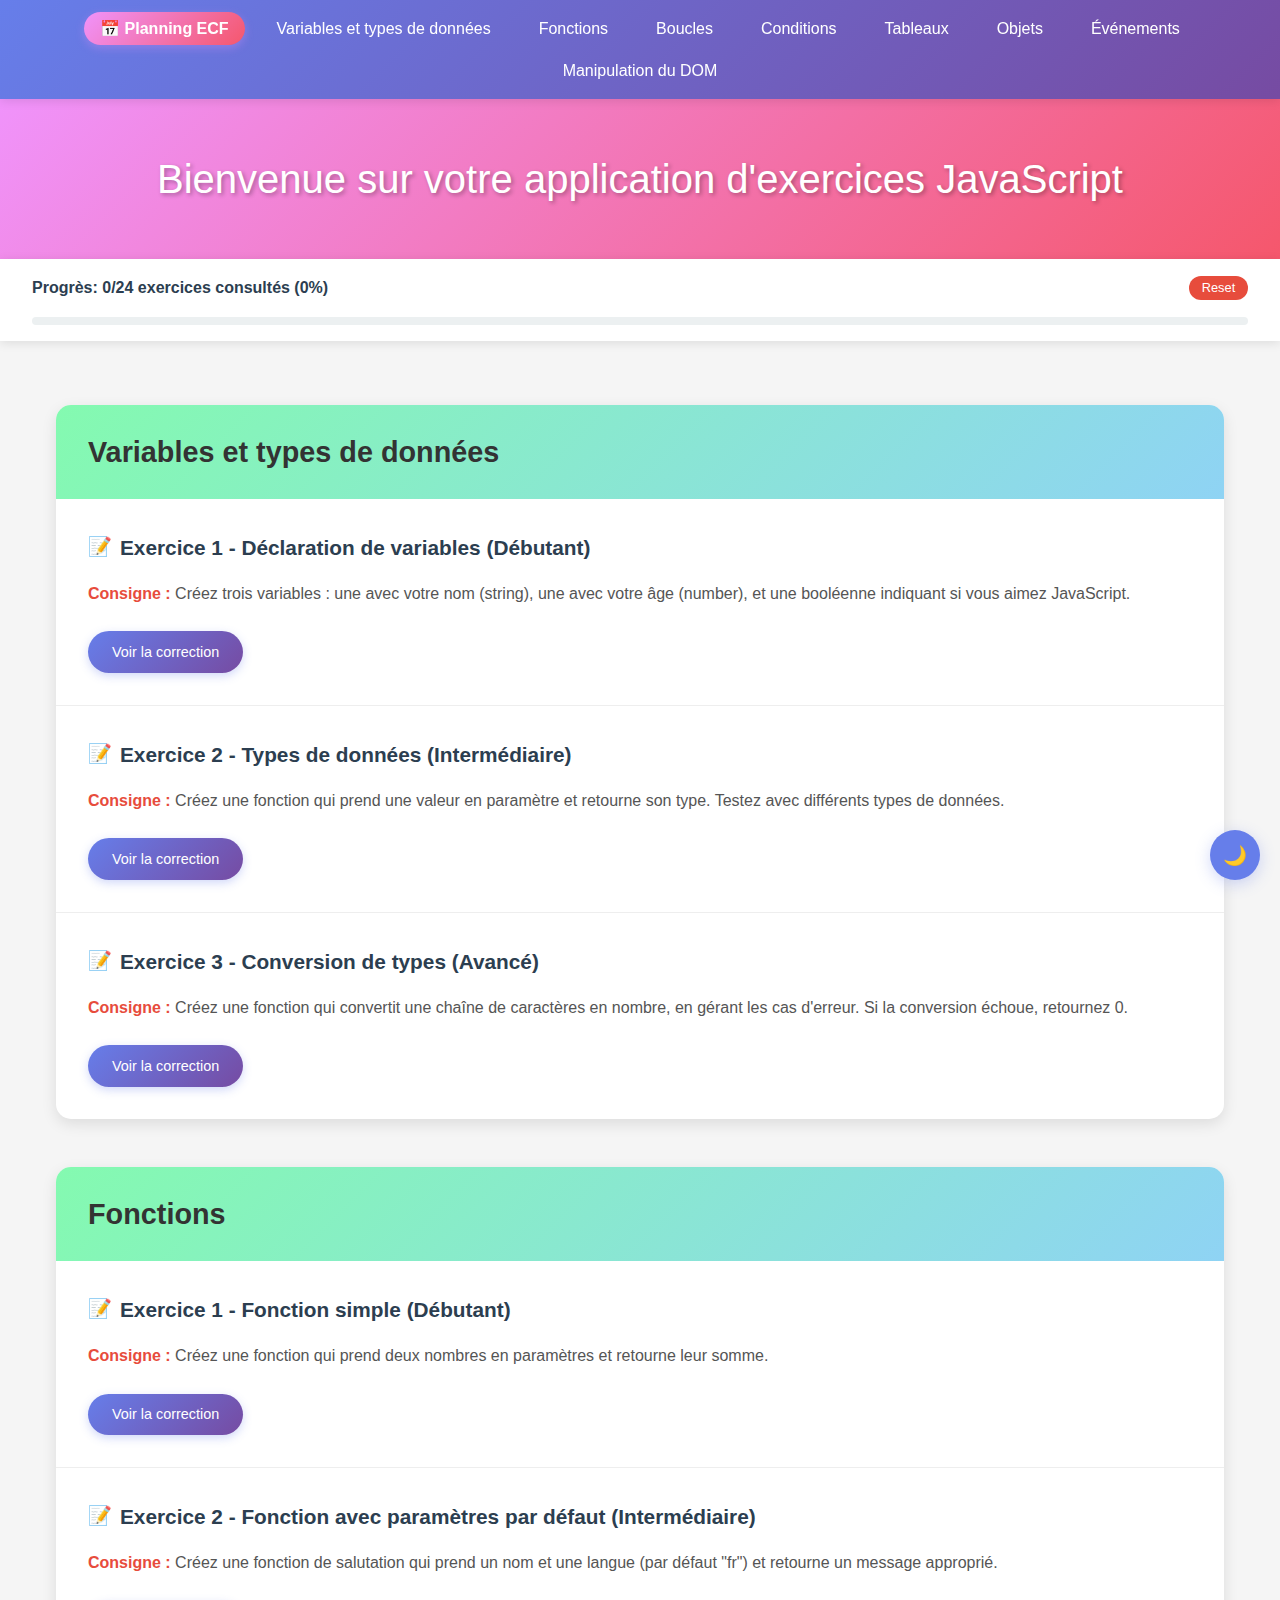
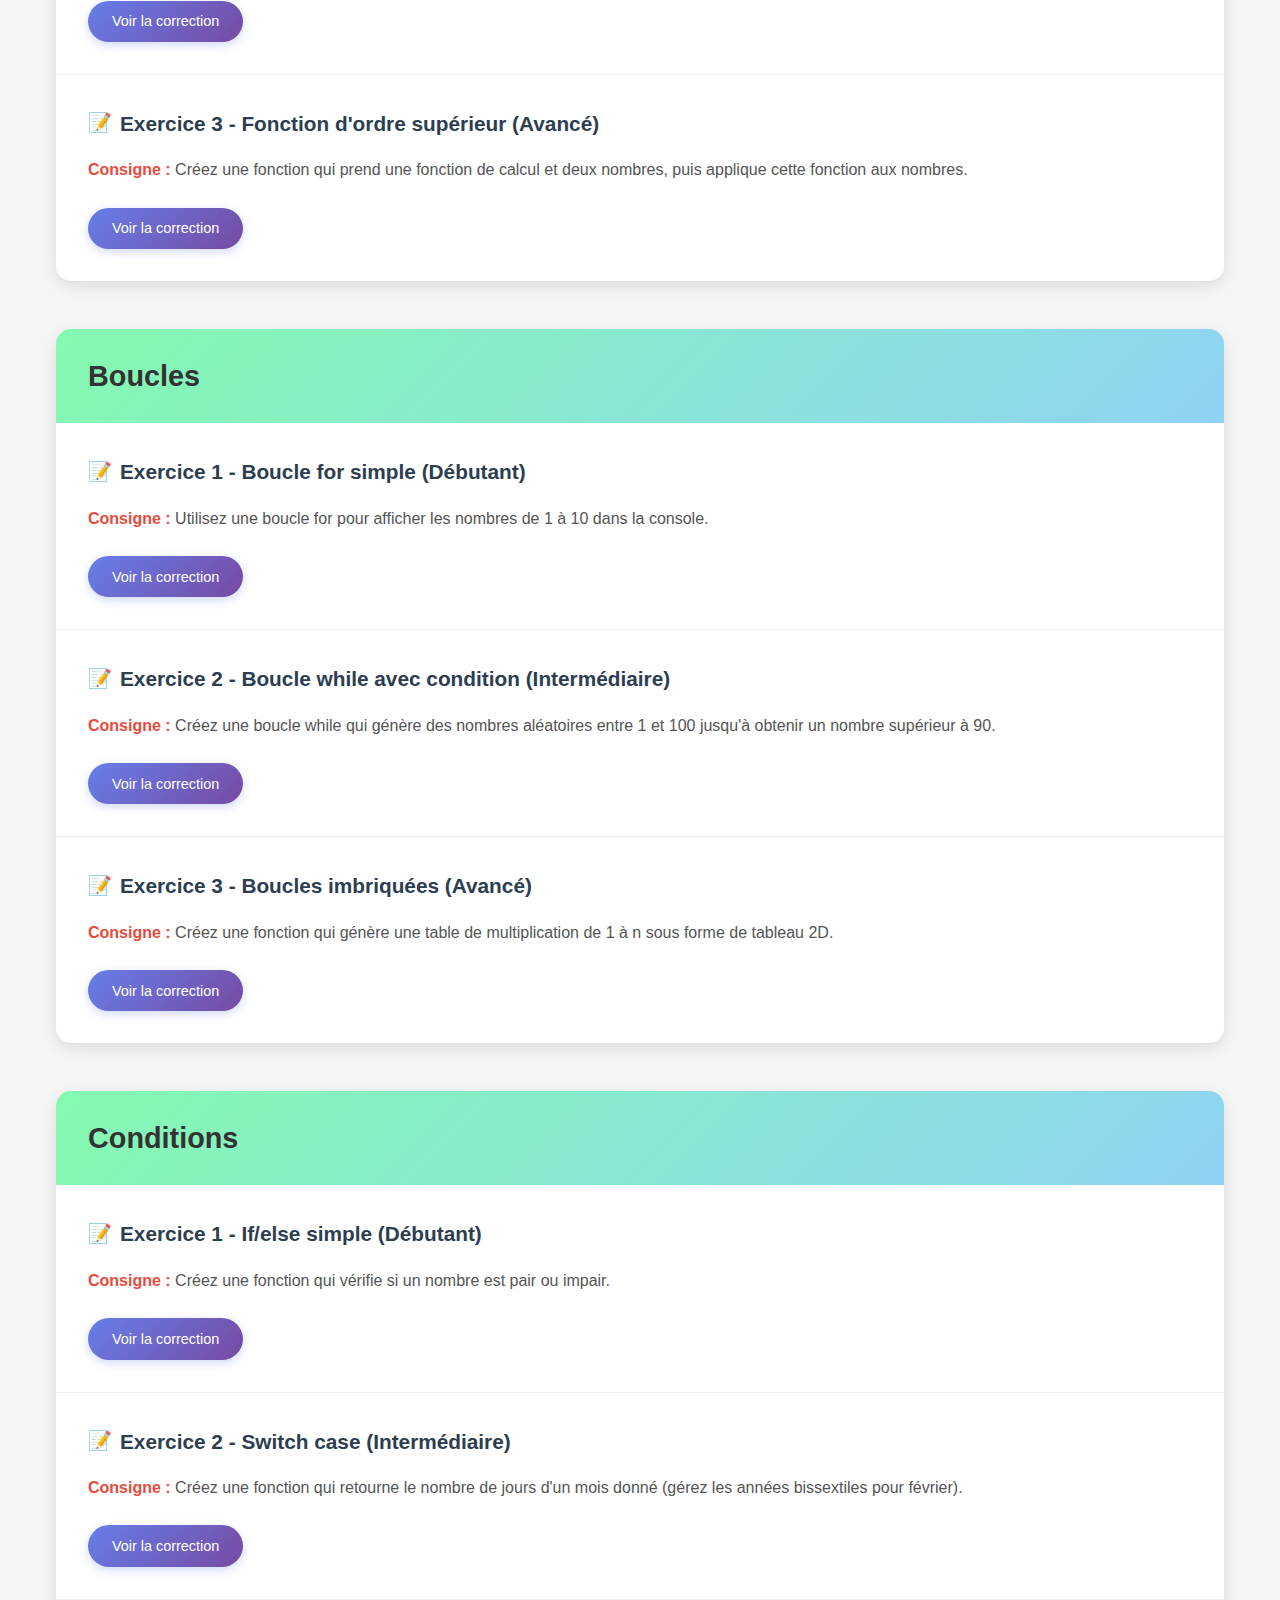
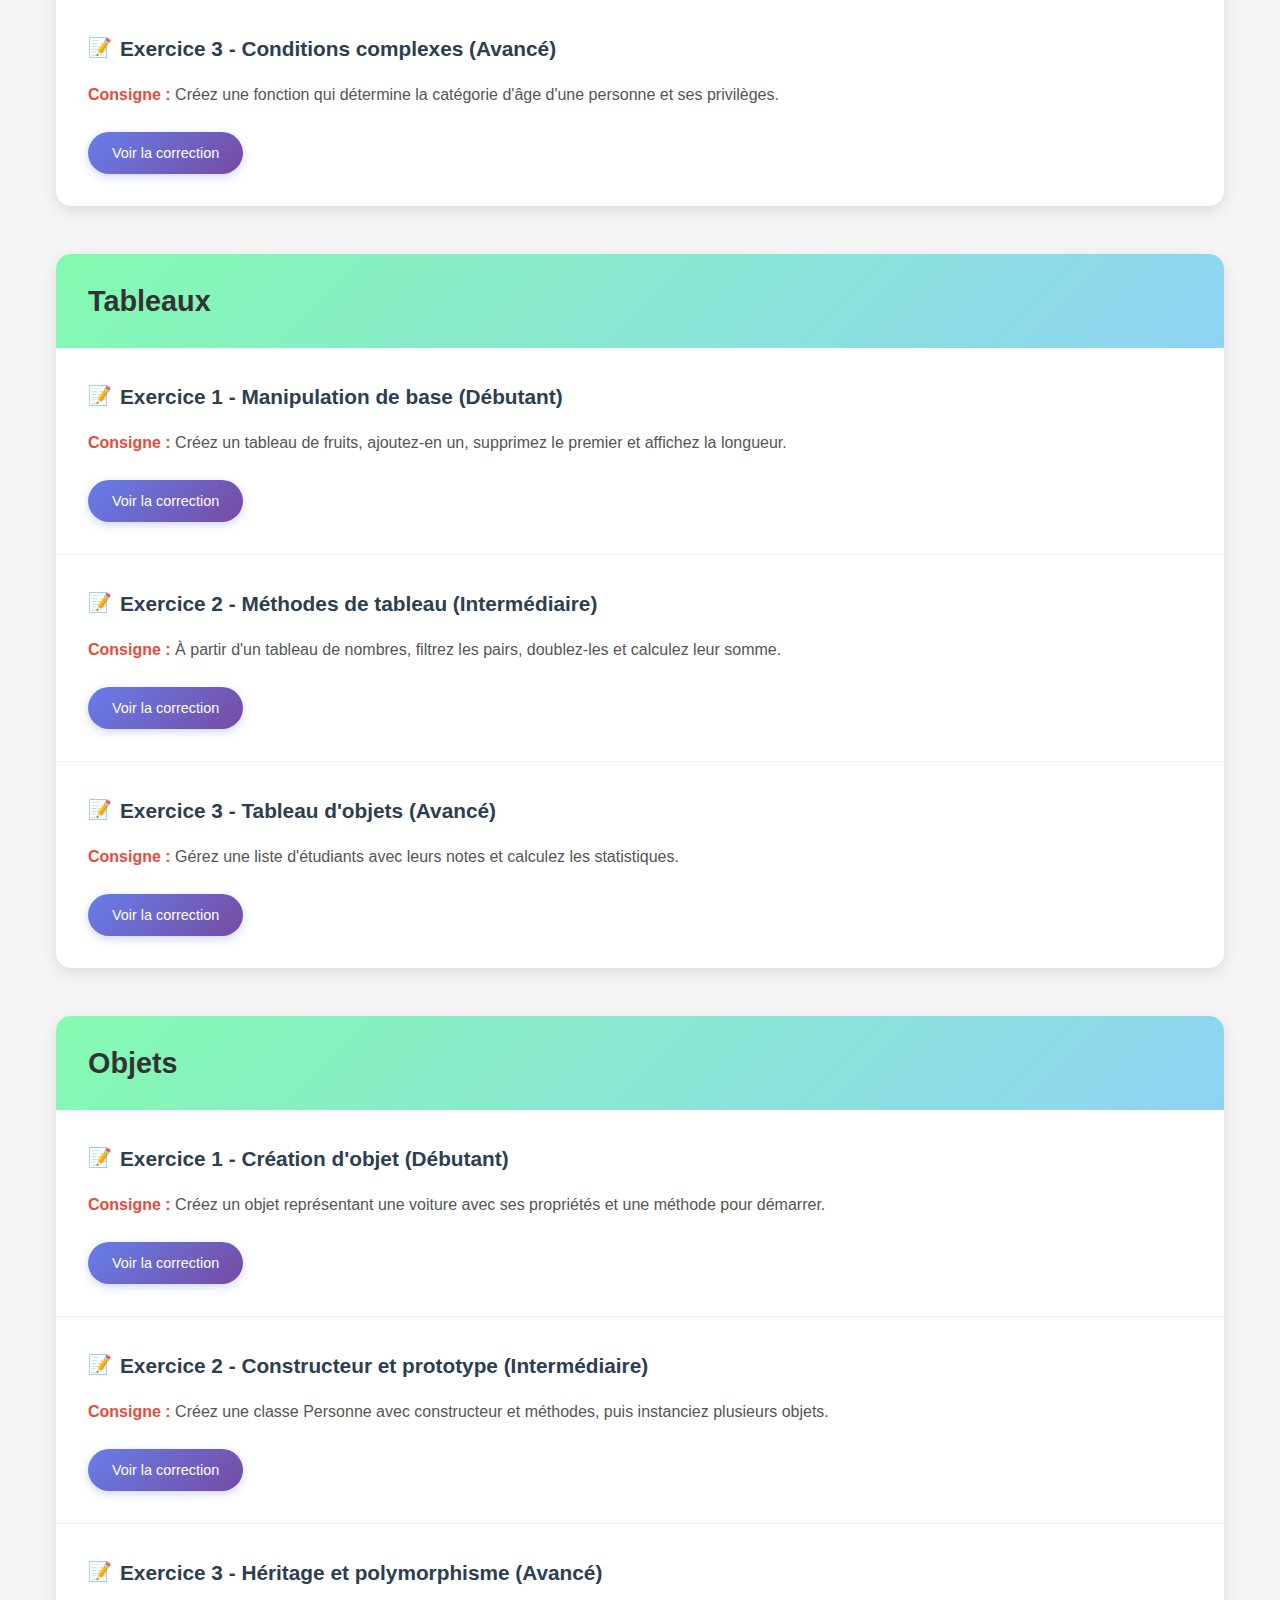
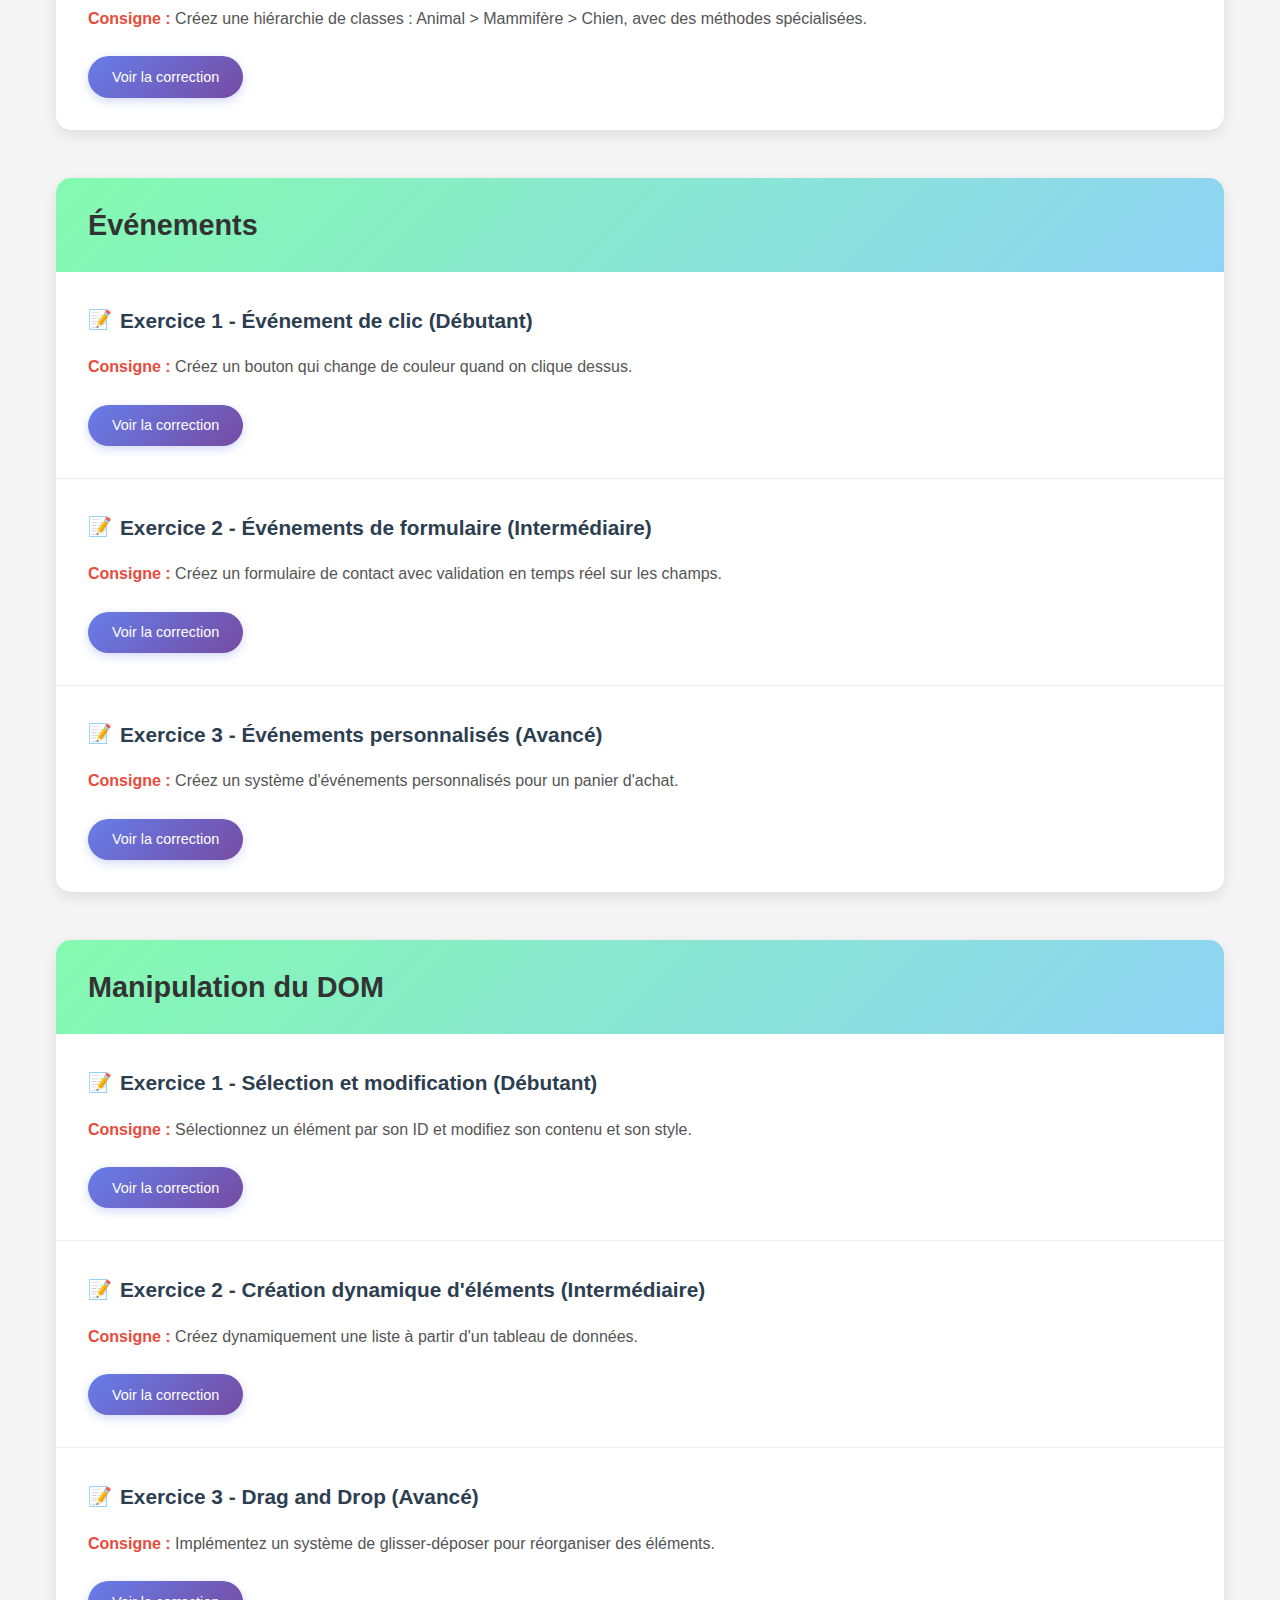
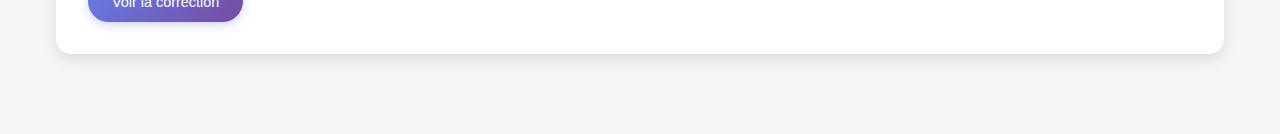
<file: index.html>
<!DOCTYPE html>
<html lang="fr">
  <head>
    <meta charset="UTF-8" />
    <meta name="viewport" content="width=device-width, initial-scale=1.0" />
    <title>Exercices JavaScript</title>
    <link rel="stylesheet" href="assets/style.css" />
    <link rel="stylesheet" href="assets/respolnsive.css" />
  </head>
  <body>
    <nav>
      <ul>
        <li>
          <a href="planning.html" target="_blank" class="planning-link"
            >📅 Planning ECF</a
          >
        </li>
        <li><a href="#variables">Variables et types de données</a></li>
        <li><a href="#functions">Fonctions</a></li>
        <li><a href="#loops">Boucles</a></li>
        <li><a href="#conditions">Conditions</a></li>
        <li><a href="#arrays">Tableaux</a></li>
        <li><a href="#objects">Objets</a></li>
        <li><a href="#events">Événements</a></li>
        <li><a href="#dom">Manipulation du DOM</a></li>
      </ul>
    </nav>
    <header>
      <h1>Bienvenue sur votre application d'exercices JavaScript</h1>
    </header>
    <main>
      <section id="variables">
        <h2>Variables et types de données</h2>

        <div class="exercise">
          <h3>Exercice 1 - Déclaration de variables (Débutant)</h3>
          <p>
            <strong>Consigne :</strong> Créez trois variables : une avec votre
            nom (string), une avec votre âge (number), et une booléenne
            indiquant si vous aimez JavaScript.
          </p>
          <button class="toggle-solution" data-target="solution-var-1">
            Voir la correction
          </button>
          <div class="solution" id="solution-var-1">
            <pre><code>// Correction de l'exercice 1 - Variables
let nom = "Florence";
let age = 25;
let aimeJavaScript = true;

console.log("Nom:", nom);
console.log("Age:", age);
console.log("Aime JavaScript:", aimeJavaScript);</code></pre>
          </div>
        </div>

        <div class="exercise">
          <h3>Exercice 2 - Types de données (Intermédiaire)</h3>
          <p>
            <strong>Consigne :</strong> Créez une fonction qui prend une valeur
            en paramètre et retourne son type. Testez avec différents types de
            données.
          </p>
          <button class="toggle-solution" data-target="solution-var-2">
            Voir la correction
          </button>
          <div class="solution" id="solution-var-2">
            <pre><code>// Correction de l'exercice 2 - Types de données
function obtenirType(valeur) {
    return typeof valeur;
}

// Tests
console.log(obtenirType("Hello")); // string
console.log(obtenirType(42)); // number
console.log(obtenirType(true)); // boolean
console.log(obtenirType([])); // object
console.log(obtenirType(null)); // object
console.log(obtenirType(undefined)); // undefined</code></pre>
          </div>
        </div>

        <div class="exercise">
          <h3>Exercice 3 - Conversion de types (Avancé)</h3>
          <p>
            <strong>Consigne :</strong> Créez une fonction qui convertit une
            chaîne de caractères en nombre, en gérant les cas d'erreur. Si la
            conversion échoue, retournez 0.
          </p>
          <button class="toggle-solution" data-target="solution-var-3">
            Voir la correction
          </button>
          <div class="solution" id="solution-var-3">
            <pre><code>// Correction de l'exercice 3 - Conversion de types
function convertirEnNombre(chaine) {
    const nombre = Number(chaine);
    return isNaN(nombre) ? 0 : nombre;
}

// Tests
console.log(convertirEnNombre("123")); // 123
console.log(convertirEnNombre("45.67")); // 45.67
console.log(convertirEnNombre("abc")); // 0
console.log(convertirEnNombre("")); // 0</code></pre>
          </div>
        </div>
      </section>

      <section id="functions">
        <h2>Fonctions</h2>

        <div class="exercise">
          <h3>Exercice 1 - Fonction simple (Débutant)</h3>
          <p>
            <strong>Consigne :</strong> Créez une fonction qui prend deux
            nombres en paramètres et retourne leur somme.
          </p>
          <button class="toggle-solution" data-target="solution-func-1">
            Voir la correction
          </button>
          <div class="solution" id="solution-func-1">
            <pre><code>// Correction de l'exercice 1 - Fonction simple
function additionner(a, b) {
    return a + b;
}

// Test
console.log(additionner(5, 3)); // 8
console.log(additionner(10, -2)); // 8</code></pre>
          </div>
        </div>

        <div class="exercise">
          <h3>
            Exercice 2 - Fonction avec paramètres par défaut (Intermédiaire)
          </h3>
          <p>
            <strong>Consigne :</strong> Créez une fonction de salutation qui
            prend un nom et une langue (par défaut "fr") et retourne un message
            approprié.
          </p>
          <button class="toggle-solution" data-target="solution-func-2">
            Voir la correction
          </button>
          <div class="solution" id="solution-func-2">
            <pre><code>// Correction de l'exercice 2 - Paramètres par défaut
function saluer(nom, langue = "fr") {
    const salutations = {
        fr: `Bonjour ${nom}!`,
        en: `Hello ${nom}!`,
        es: `¡Hola ${nom}!`
    };
    
    return salutations[langue] || salutations.fr;
}

// Tests
console.log(saluer("Florence")); // Bonjour Florence!
console.log(saluer("Florence", "en")); // Hello Florence!
console.log(saluer("Florence", "es")); // ¡Hola Florence!</code></pre>
          </div>
        </div>

        <div class="exercise">
          <h3>Exercice 3 - Fonction d'ordre supérieur (Avancé)</h3>
          <p>
            <strong>Consigne :</strong> Créez une fonction qui prend une
            fonction de calcul et deux nombres, puis applique cette fonction aux
            nombres.
          </p>
          <button class="toggle-solution" data-target="solution-func-3">
            Voir la correction
          </button>
          <div class="solution" id="solution-func-3">
            <pre><code>// Correction de l'exercice 3 - Fonction d'ordre supérieur
function appliquerOperation(operation, a, b) {
    return operation(a, b);
}

// Fonctions de calcul
const addition = (x, y) => x + y;
const multiplication = (x, y) => x * y;
const puissance = (x, y) => Math.pow(x, y);

// Tests
console.log(appliquerOperation(addition, 5, 3)); // 8
console.log(appliquerOperation(multiplication, 4, 6)); // 24
console.log(appliquerOperation(puissance, 2, 3)); // 8</code></pre>
          </div>
        </div>
      </section>
      <section id="loops">
        <h2>Boucles</h2>

        <div class="exercise">
          <h3>Exercice 1 - Boucle for simple (Débutant)</h3>
          <p>
            <strong>Consigne :</strong> Utilisez une boucle for pour afficher
            les nombres de 1 à 10 dans la console.
          </p>
          <button class="toggle-solution" data-target="solution-loop-1">
            Voir la correction
          </button>
          <div class="solution" id="solution-loop-1">
            <pre><code>// Correction de l'exercice 1 - Boucle for
for (let i = 1; i <= 10; i++) {
    console.log(i);
}</code></pre>
          </div>
        </div>

        <div class="exercise">
          <h3>Exercice 2 - Boucle while avec condition (Intermédiaire)</h3>
          <p>
            <strong>Consigne :</strong> Créez une boucle while qui génère des
            nombres aléatoires entre 1 et 100 jusqu'à obtenir un nombre
            supérieur à 90.
          </p>
          <button class="toggle-solution" data-target="solution-loop-2">
            Voir la correction
          </button>
          <div class="solution" id="solution-loop-2">
            <pre><code>// Correction de l'exercice 2 - Boucle while
let nombre = 0;
let tentatives = 0;

while (nombre <= 90) {
    nombre = Math.floor(Math.random() * 100) + 1;
    tentatives++;
    console.log(`Tentative ${tentatives}: ${nombre}`);
}

console.log(`Nombre final: ${nombre} (obtenu en ${tentatives} tentatives)`);</code></pre>
          </div>
        </div>

        <div class="exercise">
          <h3>Exercice 3 - Boucles imbriquées (Avancé)</h3>
          <p>
            <strong>Consigne :</strong> Créez une fonction qui génère une table
            de multiplication de 1 à n sous forme de tableau 2D.
          </p>
          <button class="toggle-solution" data-target="solution-loop-3">
            Voir la correction
          </button>
          <div class="solution" id="solution-loop-3">
            <pre><code>// Correction de l'exercice 3 - Boucles imbriquées
function genererTableMultiplication(n) {
    const table = [];
    
    for (let i = 1; i <= n; i++) {
        const ligne = [];
        for (let j = 1; j <= n; j++) {
            ligne.push(i * j);
        }
        table.push(ligne);
    }
    
    return table;
}

// Test et affichage
const table5x5 = genererTableMultiplication(5);
console.table(table5x5);</code></pre>
          </div>
        </div>
      </section>

      <section id="conditions">
        <h2>Conditions</h2>

        <div class="exercise">
          <h3>Exercice 1 - If/else simple (Débutant)</h3>
          <p>
            <strong>Consigne :</strong> Créez une fonction qui vérifie si un
            nombre est pair ou impair.
          </p>
          <button class="toggle-solution" data-target="solution-cond-1">
            Voir la correction
          </button>
          <div class="solution" id="solution-cond-1">
            <pre><code>// Correction de l'exercice 1 - If/else
function estPair(nombre) {
    if (nombre % 2 === 0) {
        return "pair";
    } else {
        return "impair";
    }
}

// Tests
console.log(estPair(4)); // pair
console.log(estPair(7)); // impair</code></pre>
          </div>
        </div>

        <div class="exercise">
          <h3>Exercice 2 - Switch case (Intermédiaire)</h3>
          <p>
            <strong>Consigne :</strong> Créez une fonction qui retourne le
            nombre de jours d'un mois donné (gérez les années bissextiles pour
            février).
          </p>
          <button class="toggle-solution" data-target="solution-cond-2">
            Voir la correction
          </button>
          <div class="solution" id="solution-cond-2">
            <pre><code>// Correction de l'exercice 2 - Switch case
function joursParMois(mois, annee = new Date().getFullYear()) {
    switch (mois.toLowerCase()) {
        case 'janvier':
        case 'mars':
        case 'mai':
        case 'juillet':
        case 'août':
        case 'octobre':
        case 'décembre':
            return 31;
        case 'avril':
        case 'juin':
        case 'septembre':
        case 'novembre':
            return 30;
        case 'février':
            return (annee % 4 === 0 && (annee % 100 !== 0 || annee % 400 === 0)) ? 29 : 28;
        default:
            return null;
    }
}

// Tests
console.log(joursParMois('février', 2024)); // 29
console.log(joursParMois('avril')); // 30</code></pre>
          </div>
        </div>

        <div class="exercise">
          <h3>Exercice 3 - Conditions complexes (Avancé)</h3>
          <p>
            <strong>Consigne :</strong> Créez une fonction qui détermine la
            catégorie d'âge d'une personne et ses privilèges.
          </p>
          <button class="toggle-solution" data-target="solution-cond-3">
            Voir la correction
          </button>
          <div class="solution" id="solution-cond-3">
            <pre><code>// Correction de l'exercice 3 - Conditions complexes
function categoriserAge(age) {
    let categorie, privileges;
    
    if (age < 0) {
        return { erreur: "Âge invalide" };
    } else if (age < 13) {
        categorie = "Enfant";
        privileges = ["Jeux", "École"];
    } else if (age >= 13 && age < 18) {
        categorie = "Adolescent";
        privileges = ["Cinéma", "Sport", "Réseaux sociaux"];
    } else if (age >= 18 && age < 65) {
        categorie = "Adulte";
        privileges = ["Vote", "Conduite", "Travail", "Tout"];
    } else {
        categorie = "Senior";
        privileges = ["Retraite", "Réductions", "Sagesse"];
    }
    
    return { categorie, privileges, peutVoter: age >= 18 };
}

// Tests
console.log(categoriserAge(16));
console.log(categoriserAge(25));</code></pre>
          </div>
        </div>
      </section>
      <section id="arrays">
        <h2>Tableaux</h2>

        <div class="exercise">
          <h3>Exercice 1 - Manipulation de base (Débutant)</h3>
          <p>
            <strong>Consigne :</strong> Créez un tableau de fruits, ajoutez-en
            un, supprimez le premier et affichez la longueur.
          </p>
          <button class="toggle-solution" data-target="solution-array-1">
            Voir la correction
          </button>
          <div class="solution" id="solution-array-1">
            <pre><code>// Correction de l'exercice 1 - Tableaux de base
let fruits = ["pomme", "banane", "orange"];
console.log("Tableau initial:", fruits);

// Ajouter un fruit
fruits.push("kiwi");
console.log("Après ajout:", fruits);

// Supprimer le premier
let premierFruit = fruits.shift();
console.log("Fruit supprimé:", premierFruit);
console.log("Tableau final:", fruits);
console.log("Longueur:", fruits.length);</code></pre>
          </div>
        </div>

        <div class="exercise">
          <h3>Exercice 2 - Méthodes de tableau (Intermédiaire)</h3>
          <p>
            <strong>Consigne :</strong> À partir d'un tableau de nombres,
            filtrez les pairs, doublez-les et calculez leur somme.
          </p>
          <button class="toggle-solution" data-target="solution-array-2">
            Voir la correction
          </button>
          <div class="solution" id="solution-array-2">
            <pre><code>// Correction de l'exercice 2 - Méthodes de tableau
const nombres = [1, 2, 3, 4, 5, 6, 7, 8, 9, 10];

// Filtrer les nombres pairs
const nombresPairs = nombres.filter(n => n % 2 === 0);
console.log("Nombres pairs:", nombresPairs);

// Doubler chaque nombre pair
const nombresDoubles = nombresPairs.map(n => n * 2);
console.log("Nombres doublés:", nombresDoubles);

// Calculer la somme
const somme = nombresDoubles.reduce((acc, n) => acc + n, 0);
console.log("Somme:", somme);

// En une seule chaîne
const resultat = nombres
    .filter(n => n % 2 === 0)
    .map(n => n * 2)
    .reduce((acc, n) => acc + n, 0);
console.log("Résultat final:", resultat);</code></pre>
          </div>
        </div>

        <div class="exercise">
          <h3>Exercice 3 - Tableau d'objets (Avancé)</h3>
          <p>
            <strong>Consigne :</strong> Gérez une liste d'étudiants avec leurs
            notes et calculez les statistiques.
          </p>
          <button class="toggle-solution" data-target="solution-array-3">
            Voir la correction
          </button>
          <div class="solution" id="solution-array-3">
            <pre><code>// Correction de l'exercice 3 - Tableau d'objets
const etudiants = [
    { nom: "Alice", notes: [15, 18, 16] },
    { nom: "Bob", notes: [12, 14, 13] },
    { nom: "Charlie", notes: [18, 19, 20] },
    { nom: "Diana", notes: [10, 11, 9] }
];

function calculerStatistiques(etudiants) {
    const etudiantsAvecMoyenne = etudiants.map(etudiant => {
        const moyenne = etudiant.notes.reduce((a, b) => a + b, 0) / etudiant.notes.length;
        return { ...etudiant, moyenne: moyenne.toFixed(2) };
    });
    
    const moyenneClasse = etudiantsAvecMoyenne
        .reduce((acc, etudiant) => acc + parseFloat(etudiant.moyenne), 0) / etudiantsAvecMoyenne.length;
    
    const meilleurEtudiant = etudiantsAvecMoyenne
        .reduce((meilleur, actuel) => 
            parseFloat(actuel.moyenne) > parseFloat(meilleur.moyenne) ? actuel : meilleur
        );
    
    return {
        etudiants: etudiantsAvecMoyenne,
        moyenneClasse: moyenneClasse.toFixed(2),
        meilleurEtudiant: meilleurEtudiant.nom
    };
}

const resultats = calculerStatistiques(etudiants);
console.log(resultats);</code></pre>
          </div>
        </div>
      </section>

      <section id="objects">
        <h2>Objets</h2>

        <div class="exercise">
          <h3>Exercice 1 - Création d'objet (Débutant)</h3>
          <p>
            <strong>Consigne :</strong> Créez un objet représentant une voiture
            avec ses propriétés et une méthode pour démarrer.
          </p>
          <button class="toggle-solution" data-target="solution-obj-1">
            Voir la correction
          </button>
          <div class="solution" id="solution-obj-1">
            <pre><code>// Correction de l'exercice 1 - Objet simple
const voiture = {
    marque: "Toyota",
    modele: "Prius",
    annee: 2023,
    couleur: "bleu",
    demarre: false,
    
    demarrer() {
        if (!this.demarre) {
            this.demarre = true;
            console.log(`La ${this.marque} ${this.modele} démarre!`);
        } else {
            console.log("La voiture est déjà démarrée.");
        }
    },
    
    arreter() {
        if (this.demarre) {
            this.demarre = false;
            console.log("La voiture s'arrête.");
        }
    }
};

voiture.demarrer();
console.log(voiture);</code></pre>
          </div>
        </div>

        <div class="exercise">
          <h3>Exercice 2 - Constructeur et prototype (Intermédiaire)</h3>
          <p>
            <strong>Consigne :</strong> Créez une classe Personne avec
            constructeur et méthodes, puis instanciez plusieurs objets.
          </p>
          <button class="toggle-solution" data-target="solution-obj-2">
            Voir la correction
          </button>
          <div class="solution" id="solution-obj-2">
            <pre><code>// Correction de l'exercice 2 - Classe Personne
class Personne {
    constructor(nom, prenom, age) {
        this.nom = nom;
        this.prenom = prenom;
        this.age = age;
    }
    
    sePresenter() {
        return `Bonjour, je suis ${this.prenom} ${this.nom} et j'ai ${this.age} ans.`;
    }
    
    vieillir() {
        this.age++;
        console.log(`${this.prenom} a maintenant ${this.age} ans.`);
    }
    
    get nomComplet() {
        return `${this.prenom} ${this.nom}`;
    }
}

// Utilisation
const personne1 = new Personne("Dupont", "Marie", 25);
const personne2 = new Personne("Martin", "Pierre", 30);

console.log(personne1.sePresenter());
console.log(personne2.nomComplet);
personne1.vieillir();</code></pre>
          </div>
        </div>

        <div class="exercise">
          <h3>Exercice 3 - Héritage et polymorphisme (Avancé)</h3>
          <p>
            <strong>Consigne :</strong> Créez une hiérarchie de classes : Animal
            > Mammifère > Chien, avec des méthodes spécialisées.
          </p>
          <button class="toggle-solution" data-target="solution-obj-3">
            Voir la correction
          </button>
          <div class="solution" id="solution-obj-3">
            <pre><code>// Correction de l'exercice 3 - Héritage
class Animal {
    constructor(nom, age) {
        this.nom = nom;
        this.age = age;
    }
    
    faireDuBruit() {
        console.log(`${this.nom} fait du bruit.`);
    }
    
    seDeplacer() {
        console.log(`${this.nom} se déplace.`);
    }
}

class Mammifere extends Animal {
    constructor(nom, age, couleurPoil) {
        super(nom, age);
        this.couleurPoil = couleurPoil;
    }
    
    allaiter() {
        console.log(`${this.nom} allaite ses petits.`);
    }
}

class Chien extends Mammifere {
    constructor(nom, age, couleurPoil, race) {
        super(nom, age, couleurPoil);
        this.race = race;
    }
    
    faireDuBruit() {
        console.log(`${this.nom} aboie: Woof!`);
    }
    
    seDeplacer() {
        console.log(`${this.nom} court joyeusement.`);
    }
    
    donnerLaPatte() {
        console.log(`${this.nom} donne la patte.`);
    }
}

// Utilisation
const monChien = new Chien("Rex", 3, "brun", "Labrador");
monChien.faireDuBruit();
monChien.seDeplacer();
monChien.donnerLaPatte();
monChien.allaiter();</code></pre>
          </div>
        </div>
      </section>
      <section id="events">
        <h2>Événements</h2>

        <div class="exercise">
          <h3>Exercice 1 - Événement de clic (Débutant)</h3>
          <p>
            <strong>Consigne :</strong> Créez un bouton qui change de couleur
            quand on clique dessus.
          </p>
          <button class="toggle-solution" data-target="solution-event-1">
            Voir la correction
          </button>
          <div class="solution" id="solution-event-1">
            <pre><code>// Correction de l'exercice 1 - Événement de clic
// HTML: &lt;button id="monBouton"&gt;Cliquez-moi!&lt;/button&gt;

const bouton = document.getElementById('monBouton');
const couleurs = ['red', 'blue', 'green', 'orange', 'purple'];
let indexCouleur = 0;

bouton.addEventListener('click', function() {
    this.style.backgroundColor = couleurs[indexCouleur];
    indexCouleur = (indexCouleur + 1) % couleurs.length;
});

// Alternative avec arrow function
bouton.addEventListener('click', () => {
    bouton.style.backgroundColor = couleurs[indexCouleur];
    indexCouleur = (indexCouleur + 1) % couleurs.length;
});</code></pre>
          </div>
        </div>

        <div class="exercise">
          <h3>Exercice 2 - Événements de formulaire (Intermédiaire)</h3>
          <p>
            <strong>Consigne :</strong> Créez un formulaire de contact avec
            validation en temps réel sur les champs.
          </p>
          <button class="toggle-solution" data-target="solution-event-2">
            Voir la correction
          </button>
          <div class="solution" id="solution-event-2">
            <pre><code>// Correction de l'exercice 2 - Événements de formulaire
// HTML nécessaire:
// &lt;form id="contactForm"&gt;
//   &lt;input type="email" id="email" placeholder="Email"&gt;
//   &lt;input type="tel" id="telephone" placeholder="Téléphone"&gt;
//   &lt;button type="submit"&gt;Envoyer&lt;/button&gt;
// &lt;/form&gt;

const form = document.getElementById('contactForm');
const emailInput = document.getElementById('email');
const telephoneInput = document.getElementById('telephone');

function validerEmail(email) {
    const regex = /^[^\s@]+@[^\s@]+\.[^\s@]+$/;
    return regex.test(email);
}

function validerTelephone(tel) {
    const regex = /^[0-9]{10}$/;
    return regex.test(tel.replace(/\s/g, ''));
}

emailInput.addEventListener('input', function() {
    if (validerEmail(this.value)) {
        this.style.borderColor = 'green';
    } else {
        this.style.borderColor = 'red';
    }
});

telephoneInput.addEventListener('input', function() {
    if (validerTelephone(this.value)) {
        this.style.borderColor = 'green';
    } else {
        this.style.borderColor = 'red';
    }
});

form.addEventListener('submit', function(e) {
    e.preventDefault();
    if (validerEmail(emailInput.value) && validerTelephone(telephoneInput.value)) {
        alert('Formulaire valide!');
    } else {
        alert('Veuillez corriger les erreurs.');
    }
});</code></pre>
          </div>
        </div>

        <div class="exercise">
          <h3>Exercice 3 - Événements personnalisés (Avancé)</h3>
          <p>
            <strong>Consigne :</strong> Créez un système d'événements
            personnalisés pour un panier d'achat.
          </p>
          <button class="toggle-solution" data-target="solution-event-3">
            Voir la correction
          </button>
          <div class="solution" id="solution-event-3">
            <pre><code>// Correction de l'exercice 3 - Événements personnalisés
class PanierAchat extends EventTarget {
    constructor() {
        super();
        this.items = [];
        this.total = 0;
    }
    
    ajouterItem(produit, prix) {
        this.items.push({ produit, prix });
        this.total += prix;
        
        // Déclencher un événement personnalisé
        this.dispatchEvent(new CustomEvent('itemAjoute', {
            detail: { produit, prix, total: this.total }
        }));
    }
    
    supprimerItem(index) {
        if (this.items[index]) {
            const itemSupprime = this.items.splice(index, 1)[0];
            this.total -= itemSupprime.prix;
            
            this.dispatchEvent(new CustomEvent('itemSupprime', {
                detail: { produit: itemSupprime.produit, total: this.total }
            }));
        }
    }
    
    vider() {
        this.items = [];
        this.total = 0;
        this.dispatchEvent(new CustomEvent('panierVide'));
    }
}

// Utilisation
const panier = new PanierAchat();

panier.addEventListener('itemAjoute', (e) => {
    console.log(`Produit ajouté: ${e.detail.produit} - Total: ${e.detail.total}€`);
});

panier.addEventListener('itemSupprime', (e) => {
    console.log(`Produit supprimé: ${e.detail.produit} - Total: ${e.detail.total}€`);
});

panier.addEventListener('panierVide', () => {
    console.log('Panier vidé!');
});

// Tests
panier.ajouterItem('Livre', 15);
panier.ajouterItem('Stylo', 2);
panier.supprimerItem(0);</code></pre>
          </div>
        </div>
      </section>

      <section id="dom">
        <h2>Manipulation du DOM</h2>

        <div class="exercise">
          <h3>Exercice 1 - Sélection et modification (Débutant)</h3>
          <p>
            <strong>Consigne :</strong> Sélectionnez un élément par son ID et
            modifiez son contenu et son style.
          </p>
          <button class="toggle-solution" data-target="solution-dom-1">
            Voir la correction
          </button>
          <div class="solution" id="solution-dom-1">
            <pre><code>// Correction de l'exercice 1 - Manipulation de base
// HTML: &lt;div id="monDiv"&gt;Texte original&lt;/div&gt;

const element = document.getElementById('monDiv');

// Modifier le contenu
element.textContent = 'Nouveau texte!';

// Modifier le style
element.style.color = 'blue';
element.style.fontSize = '20px';
element.style.border = '2px solid red';

// Ajouter une classe CSS
element.classList.add('highlight');

// Alternative avec innerHTML (attention au XSS)
element.innerHTML = '&lt;strong&gt;Texte en gras&lt;/strong&gt;';

// Modifier plusieurs styles en une fois
Object.assign(element.style, {
    backgroundColor: 'yellow',
    padding: '10px',
    borderRadius: '5px'
});</code></pre>
          </div>
        </div>

        <div class="exercise">
          <h3>Exercice 2 - Création dynamique d'éléments (Intermédiaire)</h3>
          <p>
            <strong>Consigne :</strong> Créez dynamiquement une liste à partir
            d'un tableau de données.
          </p>
          <button class="toggle-solution" data-target="solution-dom-2">
            Voir la correction
          </button>
          <div class="solution" id="solution-dom-2">
            <pre><code>// Correction de l'exercice 2 - Création dynamique
const donnees = [
    { nom: 'Alice', age: 25, ville: 'Paris' },
    { nom: 'Bob', age: 30, ville: 'Lyon' },
    { nom: 'Charlie', age: 28, ville: 'Marseille' }
];

function creerListePersonnes(personnes, containerId) {
    const container = document.getElementById(containerId);
    
    // Vider le container
    container.innerHTML = '';
    
    // Créer la liste
    const ul = document.createElement('ul');
    ul.className = 'liste-personnes';
    
    personnes.forEach((personne, index) => {
        const li = document.createElement('li');
        li.className = 'personne-item';
        
        li.innerHTML = `
            &lt;h3&gt;${personne.nom}&lt;/h3&gt;
            &lt;p&gt;Âge: ${personne.age} ans&lt;/p&gt;
            &lt;p&gt;Ville: ${personne.ville}&lt;/p&gt;
            &lt;button onclick="supprimerPersonne(${index})"&gt;Supprimer&lt;/button&gt;
        `;
        
        ul.appendChild(li);
    });
    
    container.appendChild(ul);
}

function supprimerPersonne(index) {
    donnees.splice(index, 1);
    creerListePersonnes(donnees, 'container');
}

// HTML nécessaire: &lt;div id="container"&gt;&lt;/div&gt;
creerListePersonnes(donnees, 'container');</code></pre>
          </div>
        </div>

        <div class="exercise">
          <h3>Exercice 3 - Drag and Drop (Avancé)</h3>
          <p>
            <strong>Consigne :</strong> Implémentez un système de
            glisser-déposer pour réorganiser des éléments.
          </p>
          <button class="toggle-solution" data-target="solution-dom-3">
            Voir la correction
          </button>
          <div class="solution" id="solution-dom-3">
            <pre><code>// Correction de l'exercice 3 - Drag and Drop
class DragDropList {
    constructor(containerId) {
        this.container = document.getElementById(containerId);
        this.draggedElement = null;
        this.setupEventListeners();
    }
    
    setupEventListeners() {
        this.container.addEventListener('dragstart', this.handleDragStart.bind(this));
        this.container.addEventListener('dragover', this.handleDragOver.bind(this));
        this.container.addEventListener('drop', this.handleDrop.bind(this));
        this.container.addEventListener('dragend', this.handleDragEnd.bind(this));
    }
    
    handleDragStart(e) {
        this.draggedElement = e.target;
        e.target.style.opacity = '0.5';
        e.dataTransfer.effectAllowed = 'move';
        e.dataTransfer.setData('text/html', e.target.outerHTML);
    }
    
    handleDragOver(e) {
        e.preventDefault();
        e.dataTransfer.dropEffect = 'move';
        
        const afterElement = this.getDragAfterElement(e.clientY);
        if (afterElement == null) {
            this.container.appendChild(this.draggedElement);
        } else {
            this.container.insertBefore(this.draggedElement, afterElement);
        }
    }
    
    handleDrop(e) {
        e.preventDefault();
        if (e.target !== this.draggedElement) {
            this.updateOrder();
        }
    }
    
    handleDragEnd(e) {
        e.target.style.opacity = '';
        this.draggedElement = null;
    }
    
    getDragAfterElement(y) {
        const draggableElements = [...this.container.querySelectorAll('.draggable:not(.dragging)')];
        
        return draggableElements.reduce((closest, child) => {
            const box = child.getBoundingClientRect();
            const offset = y - box.top - box.height / 2;
            
            if (offset < 0 && offset > closest.offset) {
                return { offset: offset, element: child };
            } else {
                return closest;
            }
        }, { offset: Number.NEGATIVE_INFINITY }).element;
    }
    
    updateOrder() {
        const items = this.container.querySelectorAll('.draggable');
        items.forEach((item, index) => {
            item.dataset.order = index;
        });
        console.log('Nouvel ordre:', Array.from(items).map(item => item.textContent));
    }
}

// HTML et utilisation:
// &lt;div id="sortableList"&gt;
//   &lt;div class="draggable" draggable="true"&gt;Élément 1&lt;/div&gt;
//   &lt;div class="draggable" draggable="true"&gt;Élément 2&lt;/div&gt;
//   &lt;div class="draggable" draggable="true"&gt;Élément 3&lt;/div&gt;
// &lt;/div&gt;

const dragDropList = new DragDropList('sortableList');</code></pre>
          </div>
        </div>
      </section>
    </main>

    <script src="assets/app.js"></script>
  </body>
</html>
</file>
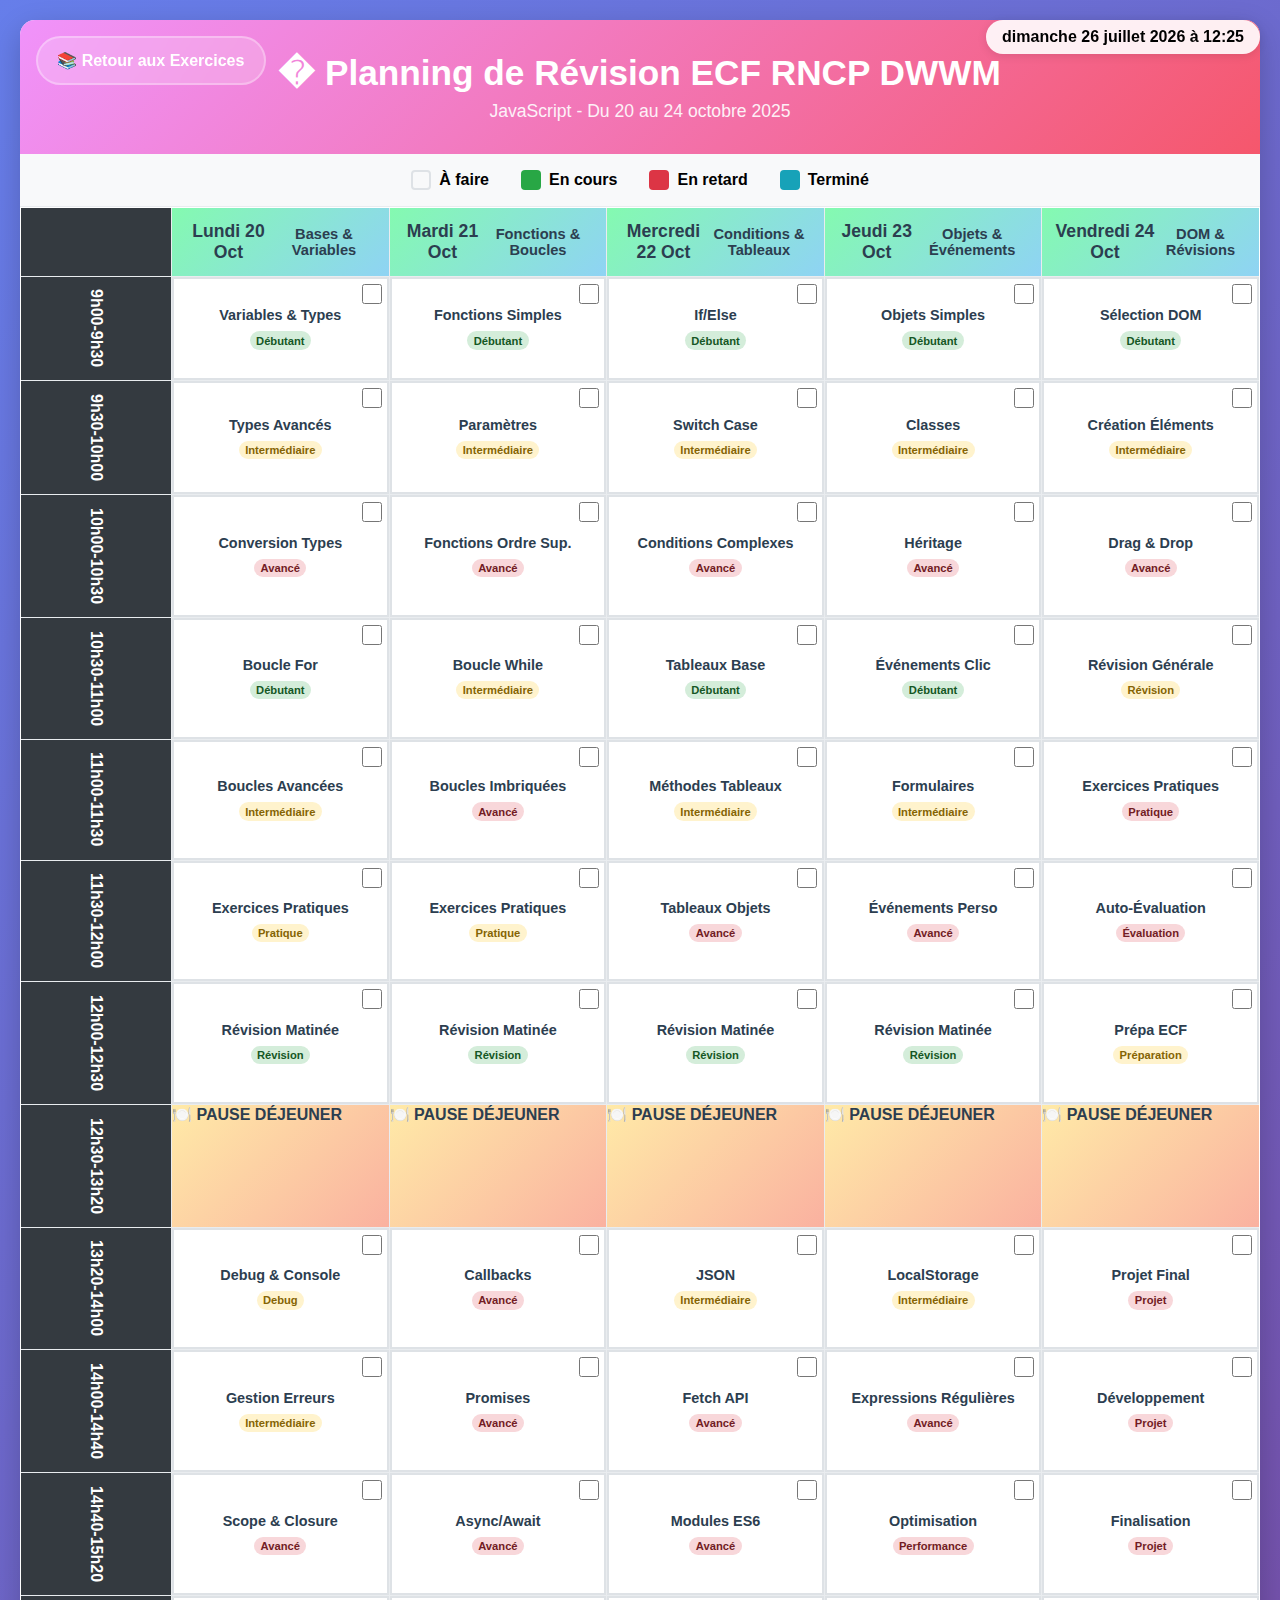
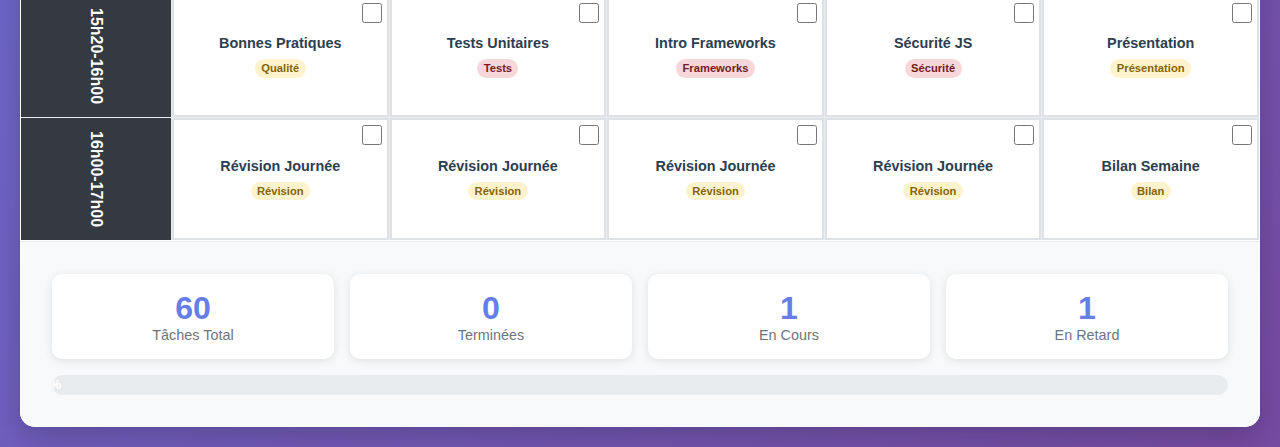
<file: planning.html>
<!DOCTYPE html>
<html lang="fr">
  <head>
    <meta charset="UTF-8" />
    <meta name="viewport" content="width=device-width, initial-scale=1.0" />
    <title>Planning de Révision ECF RNCP DWWM - JavaScript</title>
    <style>
      * {
        margin: 0;
        padding: 0;
        box-sizing: border-box;
      }

      body {
        font-family: "Segoe UI", Tahoma, Geneva, Verdana, sans-serif;
        background: linear-gradient(135deg, #667eea 0%, #764ba2 100%);
        min-height: 100vh;
        padding: 20px;
      }

      .container {
        max-width: 1400px;
        margin: 0 auto;
        background: white;
        border-radius: 15px;
        box-shadow: 0 10px 30px rgba(0, 0, 0, 0.2);
        overflow: hidden;
      }

      .header {
        background: linear-gradient(135deg, #f093fb 0%, #f5576c 100%);
        color: white;
        padding: 2rem;
        text-align: center;
        position: relative;
      }

      .header h1 {
        font-size: 2.2rem;
        margin-bottom: 0.5rem;
      }

      .header p {
        font-size: 1.1rem;
        opacity: 0.9;
      }

      .back-to-exercises {
        position: absolute;
        top: 1rem;
        left: 1rem;
        background: rgba(255, 255, 255, 0.2);
        color: white;
        text-decoration: none;
        padding: 0.8rem 1.2rem;
        border-radius: 25px;
        font-weight: 600;
        transition: all 0.3s ease;
        backdrop-filter: blur(10px);
        border: 2px solid rgba(255, 255, 255, 0.3);
      }

      .back-to-exercises:hover {
        background: rgba(255, 255, 255, 0.3);
        transform: translateY(-2px);
        box-shadow: 0 5px 15px rgba(0, 0, 0, 0.2);
      }

      .legend {
        display: flex;
        justify-content: center;
        gap: 2rem;
        padding: 1rem;
        background: #f8f9fa;
        border-bottom: 1px solid #e9ecef;
      }

      .legend-item {
        display: flex;
        align-items: center;
        gap: 0.5rem;
        font-weight: 600;
      }

      .legend-color {
        width: 20px;
        height: 20px;
        border-radius: 4px;
      }

      .status-pending {
        background: #f8f9fa;
        border: 2px solid #dee2e6;
      }
      .status-current {
        background: #28a745;
      }
      .status-delayed {
        background: #dc3545;
      }
      .status-completed {
        background: #17a2b8;
      }

      .planning-grid {
        display: grid;
        grid-template-columns: 150px repeat(5, 1fr);
        gap: 1px;
        background: #e9ecef;
        margin: 1px;
      }

      .time-slot,
      .day-header,
      .task-cell {
        background: white;
        padding: 0.8rem;
        display: flex;
        align-items: center;
        justify-content: center;
        text-align: center;
        min-height: 60px;
      }

      .day-header {
        background: linear-gradient(135deg, #84fab0 0%, #8fd3f4 100%);
        font-weight: bold;
        color: #2c3e50;
        font-size: 1.1rem;
      }

      .time-slot {
        background: #343a40;
        color: white;
        font-weight: 600;
        writing-mode: vertical-rl;
        text-orientation: mixed;
      }

      .task-cell {
        position: relative;
        cursor: pointer;
        transition: all 0.3s ease;
        flex-direction: column;
        gap: 0.3rem;
        padding: 0.5rem;
      }

      .task-cell:hover {
        transform: scale(1.02);
        box-shadow: 0 4px 15px rgba(0, 0, 0, 0.1);
      }

      .task-title {
        font-weight: 600;
        font-size: 0.9rem;
        margin-bottom: 0.2rem;
        color: #2c3e50;
      }

      .task-level {
        font-size: 0.7rem;
        padding: 0.2rem 0.4rem;
        border-radius: 10px;
        font-weight: 600;
      }

      .level-debutant {
        background: #d4edda;
        color: #155724;
      }
      .level-intermediaire {
        background: #fff3cd;
        color: #856404;
      }
      .level-avance {
        background: #f8d7da;
        color: #721c24;
      }

      .task-checkbox {
        position: absolute;
        top: 5px;
        right: 5px;
        width: 20px;
        height: 20px;
        cursor: pointer;
      }

      .break-cell {
        background: linear-gradient(135deg, #ffeaa7 0%, #fab1a0 100%);
        color: #2c3e50;
        font-weight: 600;
      }

      .progress-summary {
        background: #f8f9fa;
        padding: 2rem;
        border-top: 1px solid #e9ecef;
      }

      .progress-stats {
        display: grid;
        grid-template-columns: repeat(auto-fit, minmax(200px, 1fr));
        gap: 1rem;
        margin-bottom: 1rem;
      }

      .stat-card {
        background: white;
        padding: 1rem;
        border-radius: 10px;
        text-align: center;
        box-shadow: 0 2px 10px rgba(0, 0, 0, 0.1);
      }

      .stat-number {
        font-size: 2rem;
        font-weight: bold;
        color: #667eea;
      }

      .stat-label {
        color: #6c757d;
        font-size: 0.9rem;
      }

      .progress-bar-container {
        background: #e9ecef;
        height: 20px;
        border-radius: 10px;
        overflow: hidden;
        margin-top: 1rem;
      }

      .progress-bar {
        height: 100%;
        background: linear-gradient(90deg, #667eea, #764ba2);
        width: 0%;
        transition: width 0.5s ease;
        display: flex;
        align-items: center;
        justify-content: center;
        color: white;
        font-weight: 600;
        font-size: 0.8rem;
      }

      .current-time {
        position: fixed;
        top: 20px;
        right: 20px;
        background: rgba(255, 255, 255, 0.9);
        padding: 0.5rem 1rem;
        border-radius: 20px;
        font-weight: 600;
        box-shadow: 0 2px 10px rgba(0, 0, 0, 0.1);
        z-index: 1000;
      }

      @media (max-width: 768px) {
        .planning-grid {
          grid-template-columns: 100px repeat(5, 1fr);
          gap: 0.5px;
        }

        .task-cell {
          padding: 0.3rem;
          min-height: 50px;
        }

        .task-title {
          font-size: 0.7rem;
        }

        .task-level {
          font-size: 0.6rem;
        }

        .legend {
          flex-direction: column;
          gap: 0.5rem;
        }

        .back-to-exercises {
          position: static !important;
          display: block;
          margin: 0 auto 1rem auto;
          width: fit-content;
          padding: 0.6rem 1rem;
          font-size: 0.9rem;
        }
      }
    </style>
  </head>
  <body>
    <div class="current-time" id="currentTime"></div>

    <div class="container">
      <div class="header">
        <a href="index.html" class="back-to-exercises"
          >📚 Retour aux Exercices</a
        >
        <h1>� Planning de Révision ECF RNCP DWWM</h1>
        <p>JavaScript - Du 20 au 24 octobre 2025</p>
      </div>

      <div class="legend">
        <div class="legend-item">
          <div class="legend-color status-pending"></div>
          <span>À faire</span>
        </div>
        <div class="legend-item">
          <div class="legend-color status-current"></div>
          <span>En cours</span>
        </div>
        <div class="legend-item">
          <div class="legend-color status-delayed"></div>
          <span>En retard</span>
        </div>
        <div class="legend-item">
          <div class="legend-color status-completed"></div>
          <span>Terminé</span>
        </div>
      </div>

      <div class="planning-grid">
        <!-- En-têtes des jours -->
        <div class="time-slot"></div>
        <div class="day-header">
          Lundi 20 Oct<br />
          <small>Bases & Variables</small>
        </div>
        <div class="day-header">
          Mardi 21 Oct<br />
          <small>Fonctions & Boucles</small>
        </div>
        <div class="day-header">
          Mercredi 22 Oct<br />
          <small>Conditions & Tableaux</small>
        </div>
        <div class="day-header">
          Jeudi 23 Oct<br />
          <small>Objets & Événements</small>
        </div>
        <div class="day-header">
          Vendredi 24 Oct<br />
          <small>DOM & Révisions</small>
        </div>

        <!-- 9h00 - 9h30 -->
        <div class="time-slot">9h00-9h30</div>
        <div
          class="task-cell"
          data-day="lundi"
          data-time="09:00"
          data-theme="variables"
          data-level="debutant"
        >
          <input type="checkbox" class="task-checkbox" />
          <div class="task-title">Variables & Types</div>
          <div class="task-level level-debutant">Débutant</div>
        </div>
        <div
          class="task-cell"
          data-day="mardi"
          data-time="09:00"
          data-theme="fonctions"
          data-level="debutant"
        >
          <input type="checkbox" class="task-checkbox" />
          <div class="task-title">Fonctions Simples</div>
          <div class="task-level level-debutant">Débutant</div>
        </div>
        <div
          class="task-cell"
          data-day="mercredi"
          data-time="09:00"
          data-theme="conditions"
          data-level="debutant"
        >
          <input type="checkbox" class="task-checkbox" />
          <div class="task-title">If/Else</div>
          <div class="task-level level-debutant">Débutant</div>
        </div>
        <div
          class="task-cell"
          data-day="jeudi"
          data-time="09:00"
          data-theme="objets"
          data-level="debutant"
        >
          <input type="checkbox" class="task-checkbox" />
          <div class="task-title">Objets Simples</div>
          <div class="task-level level-debutant">Débutant</div>
        </div>
        <div
          class="task-cell"
          data-day="vendredi"
          data-time="09:00"
          data-theme="dom"
          data-level="debutant"
        >
          <input type="checkbox" class="task-checkbox" />
          <div class="task-title">Sélection DOM</div>
          <div class="task-level level-debutant">Débutant</div>
        </div>

        <!-- 9h30 - 10h00 -->
        <div class="time-slot">9h30-10h00</div>
        <div
          class="task-cell"
          data-day="lundi"
          data-time="09:30"
          data-theme="variables"
          data-level="intermediaire"
        >
          <input type="checkbox" class="task-checkbox" />
          <div class="task-title">Types Avancés</div>
          <div class="task-level level-intermediaire">Intermédiaire</div>
        </div>
        <div
          class="task-cell"
          data-day="mardi"
          data-time="09:30"
          data-theme="fonctions"
          data-level="intermediaire"
        >
          <input type="checkbox" class="task-checkbox" />
          <div class="task-title">Paramètres</div>
          <div class="task-level level-intermediaire">Intermédiaire</div>
        </div>
        <div
          class="task-cell"
          data-day="mercredi"
          data-time="09:30"
          data-theme="conditions"
          data-level="intermediaire"
        >
          <input type="checkbox" class="task-checkbox" />
          <div class="task-title">Switch Case</div>
          <div class="task-level level-intermediaire">Intermédiaire</div>
        </div>
        <div
          class="task-cell"
          data-day="jeudi"
          data-time="09:30"
          data-theme="objets"
          data-level="intermediaire"
        >
          <input type="checkbox" class="task-checkbox" />
          <div class="task-title">Classes</div>
          <div class="task-level level-intermediaire">Intermédiaire</div>
        </div>
        <div
          class="task-cell"
          data-day="vendredi"
          data-time="09:30"
          data-theme="dom"
          data-level="intermediaire"
        >
          <input type="checkbox" class="task-checkbox" />
          <div class="task-title">Création Éléments</div>
          <div class="task-level level-intermediaire">Intermédiaire</div>
        </div>

        <!-- 10h00 - 10h30 -->
        <div class="time-slot">10h00-10h30</div>
        <div
          class="task-cell"
          data-day="lundi"
          data-time="10:00"
          data-theme="variables"
          data-level="avance"
        >
          <input type="checkbox" class="task-checkbox" />
          <div class="task-title">Conversion Types</div>
          <div class="task-level level-avance">Avancé</div>
        </div>
        <div
          class="task-cell"
          data-day="mardi"
          data-time="10:00"
          data-theme="fonctions"
          data-level="avance"
        >
          <input type="checkbox" class="task-checkbox" />
          <div class="task-title">Fonctions Ordre Sup.</div>
          <div class="task-level level-avance">Avancé</div>
        </div>
        <div
          class="task-cell"
          data-day="mercredi"
          data-time="10:00"
          data-theme="conditions"
          data-level="avance"
        >
          <input type="checkbox" class="task-checkbox" />
          <div class="task-title">Conditions Complexes</div>
          <div class="task-level level-avance">Avancé</div>
        </div>
        <div
          class="task-cell"
          data-day="jeudi"
          data-time="10:00"
          data-theme="objets"
          data-level="avance"
        >
          <input type="checkbox" class="task-checkbox" />
          <div class="task-title">Héritage</div>
          <div class="task-level level-avance">Avancé</div>
        </div>
        <div
          class="task-cell"
          data-day="vendredi"
          data-time="10:00"
          data-theme="dom"
          data-level="avance"
        >
          <input type="checkbox" class="task-checkbox" />
          <div class="task-title">Drag & Drop</div>
          <div class="task-level level-avance">Avancé</div>
        </div>

        <!-- 10h30 - 11h00 -->
        <div class="time-slot">10h30-11h00</div>
        <div
          class="task-cell"
          data-day="lundi"
          data-time="10:30"
          data-theme="boucles"
          data-level="debutant"
        >
          <input type="checkbox" class="task-checkbox" />
          <div class="task-title">Boucle For</div>
          <div class="task-level level-debutant">Débutant</div>
        </div>
        <div
          class="task-cell"
          data-day="mardi"
          data-time="10:30"
          data-theme="boucles"
          data-level="intermediaire"
        >
          <input type="checkbox" class="task-checkbox" />
          <div class="task-title">Boucle While</div>
          <div class="task-level level-intermediaire">Intermédiaire</div>
        </div>
        <div
          class="task-cell"
          data-day="mercredi"
          data-time="10:30"
          data-theme="tableaux"
          data-level="debutant"
        >
          <input type="checkbox" class="task-checkbox" />
          <div class="task-title">Tableaux Base</div>
          <div class="task-level level-debutant">Débutant</div>
        </div>
        <div
          class="task-cell"
          data-day="jeudi"
          data-time="10:30"
          data-theme="events"
          data-level="debutant"
        >
          <input type="checkbox" class="task-checkbox" />
          <div class="task-title">Événements Clic</div>
          <div class="task-level level-debutant">Débutant</div>
        </div>
        <div
          class="task-cell"
          data-day="vendredi"
          data-time="10:30"
          data-theme="revision"
          data-level="intermediaire"
        >
          <input type="checkbox" class="task-checkbox" />
          <div class="task-title">Révision Générale</div>
          <div class="task-level level-intermediaire">Révision</div>
        </div>

        <!-- 11h00 - 11h30 -->
        <div class="time-slot">11h00-11h30</div>
        <div
          class="task-cell"
          data-day="lundi"
          data-time="11:00"
          data-theme="boucles"
          data-level="intermediaire"
        >
          <input type="checkbox" class="task-checkbox" />
          <div class="task-title">Boucles Avancées</div>
          <div class="task-level level-intermediaire">Intermédiaire</div>
        </div>
        <div
          class="task-cell"
          data-day="mardi"
          data-time="11:00"
          data-theme="boucles"
          data-level="avance"
        >
          <input type="checkbox" class="task-checkbox" />
          <div class="task-title">Boucles Imbriquées</div>
          <div class="task-level level-avance">Avancé</div>
        </div>
        <div
          class="task-cell"
          data-day="mercredi"
          data-time="11:00"
          data-theme="tableaux"
          data-level="intermediaire"
        >
          <input type="checkbox" class="task-checkbox" />
          <div class="task-title">Méthodes Tableaux</div>
          <div class="task-level level-intermediaire">Intermédiaire</div>
        </div>
        <div
          class="task-cell"
          data-day="jeudi"
          data-time="11:00"
          data-theme="events"
          data-level="intermediaire"
        >
          <input type="checkbox" class="task-checkbox" />
          <div class="task-title">Formulaires</div>
          <div class="task-level level-intermediaire">Intermédiaire</div>
        </div>
        <div
          class="task-cell"
          data-day="vendredi"
          data-time="11:00"
          data-theme="revision"
          data-level="avance"
        >
          <input type="checkbox" class="task-checkbox" />
          <div class="task-title">Exercices Pratiques</div>
          <div class="task-level level-avance">Pratique</div>
        </div>

        <!-- 11h30 - 12h00 -->
        <div class="time-slot">11h30-12h00</div>
        <div
          class="task-cell"
          data-day="lundi"
          data-time="11:30"
          data-theme="pratique"
          data-level="intermediaire"
        >
          <input type="checkbox" class="task-checkbox" />
          <div class="task-title">Exercices Pratiques</div>
          <div class="task-level level-intermediaire">Pratique</div>
        </div>
        <div
          class="task-cell"
          data-day="mardi"
          data-time="11:30"
          data-theme="pratique"
          data-level="intermediaire"
        >
          <input type="checkbox" class="task-checkbox" />
          <div class="task-title">Exercices Pratiques</div>
          <div class="task-level level-intermediaire">Pratique</div>
        </div>
        <div
          class="task-cell"
          data-day="mercredi"
          data-time="11:30"
          data-theme="tableaux"
          data-level="avance"
        >
          <input type="checkbox" class="task-checkbox" />
          <div class="task-title">Tableaux Objets</div>
          <div class="task-level level-avance">Avancé</div>
        </div>
        <div
          class="task-cell"
          data-day="jeudi"
          data-time="11:30"
          data-theme="events"
          data-level="avance"
        >
          <input type="checkbox" class="task-checkbox" />
          <div class="task-title">Événements Perso</div>
          <div class="task-level level-avance">Avancé</div>
        </div>
        <div
          class="task-cell"
          data-day="vendredi"
          data-time="11:30"
          data-theme="evaluation"
          data-level="avance"
        >
          <input type="checkbox" class="task-checkbox" />
          <div class="task-title">Auto-Évaluation</div>
          <div class="task-level level-avance">Évaluation</div>
        </div>

        <!-- 12h00 - 12h30 -->
        <div class="time-slot">12h00-12h30</div>
        <div
          class="task-cell"
          data-day="lundi"
          data-time="12:00"
          data-theme="revision"
          data-level="debutant"
        >
          <input type="checkbox" class="task-checkbox" />
          <div class="task-title">Révision Matinée</div>
          <div class="task-level level-debutant">Révision</div>
        </div>
        <div
          class="task-cell"
          data-day="mardi"
          data-time="12:00"
          data-theme="revision"
          data-level="debutant"
        >
          <input type="checkbox" class="task-checkbox" />
          <div class="task-title">Révision Matinée</div>
          <div class="task-level level-debutant">Révision</div>
        </div>
        <div
          class="task-cell"
          data-day="mercredi"
          data-time="12:00"
          data-theme="revision"
          data-level="debutant"
        >
          <input type="checkbox" class="task-checkbox" />
          <div class="task-title">Révision Matinée</div>
          <div class="task-level level-debutant">Révision</div>
        </div>
        <div
          class="task-cell"
          data-day="jeudi"
          data-time="12:00"
          data-theme="revision"
          data-level="debutant"
        >
          <input type="checkbox" class="task-checkbox" />
          <div class="task-title">Révision Matinée</div>
          <div class="task-level level-debutant">Révision</div>
        </div>
        <div
          class="task-cell"
          data-day="vendredi"
          data-time="12:00"
          data-theme="preparation"
          data-level="intermediaire"
        >
          <input type="checkbox" class="task-checkbox" />
          <div class="task-title">Prépa ECF</div>
          <div class="task-level level-intermediaire">Préparation</div>
        </div>

        <!-- PAUSE DÉJEUNER -->
        <div class="time-slot">12h30-13h20</div>
        <div class="break-cell">🍽️ PAUSE DÉJEUNER</div>
        <div class="break-cell">🍽️ PAUSE DÉJEUNER</div>
        <div class="break-cell">🍽️ PAUSE DÉJEUNER</div>
        <div class="break-cell">🍽️ PAUSE DÉJEUNER</div>
        <div class="break-cell">🍽️ PAUSE DÉJEUNER</div>

        <!-- 13h20 - 14h00 -->
        <div class="time-slot">13h20-14h00</div>
        <div
          class="task-cell"
          data-day="lundi"
          data-time="13:20"
          data-theme="debug"
          data-level="intermediaire"
        >
          <input type="checkbox" class="task-checkbox" />
          <div class="task-title">Debug & Console</div>
          <div class="task-level level-intermediaire">Debug</div>
        </div>
        <div
          class="task-cell"
          data-day="mardi"
          data-time="13:20"
          data-theme="async"
          data-level="avance"
        >
          <input type="checkbox" class="task-checkbox" />
          <div class="task-title">Callbacks</div>
          <div class="task-level level-avance">Avancé</div>
        </div>
        <div
          class="task-cell"
          data-day="mercredi"
          data-time="13:20"
          data-theme="json"
          data-level="intermediaire"
        >
          <input type="checkbox" class="task-checkbox" />
          <div class="task-title">JSON</div>
          <div class="task-level level-intermediaire">Intermédiaire</div>
        </div>
        <div
          class="task-cell"
          data-day="jeudi"
          data-time="13:20"
          data-theme="stockage"
          data-level="intermediaire"
        >
          <input type="checkbox" class="task-checkbox" />
          <div class="task-title">LocalStorage</div>
          <div class="task-level level-intermediaire">Intermédiaire</div>
        </div>
        <div
          class="task-cell"
          data-day="vendredi"
          data-time="13:20"
          data-theme="projet"
          data-level="avance"
        >
          <input type="checkbox" class="task-checkbox" />
          <div class="task-title">Projet Final</div>
          <div class="task-level level-avance">Projet</div>
        </div>

        <!-- 14h00 - 14h40 -->
        <div class="time-slot">14h00-14h40</div>
        <div
          class="task-cell"
          data-day="lundi"
          data-time="14:00"
          data-theme="erreurs"
          data-level="intermediaire"
        >
          <input type="checkbox" class="task-checkbox" />
          <div class="task-title">Gestion Erreurs</div>
          <div class="task-level level-intermediaire">Intermédiaire</div>
        </div>
        <div
          class="task-cell"
          data-day="mardi"
          data-time="14:00"
          data-theme="async"
          data-level="avance"
        >
          <input type="checkbox" class="task-checkbox" />
          <div class="task-title">Promises</div>
          <div class="task-level level-avance">Avancé</div>
        </div>
        <div
          class="task-cell"
          data-day="mercredi"
          data-time="14:00"
          data-theme="api"
          data-level="avance"
        >
          <input type="checkbox" class="task-checkbox" />
          <div class="task-title">Fetch API</div>
          <div class="task-level level-avance">Avancé</div>
        </div>
        <div
          class="task-cell"
          data-day="jeudi"
          data-time="14:00"
          data-theme="regex"
          data-level="avance"
        >
          <input type="checkbox" class="task-checkbox" />
          <div class="task-title">Expressions Régulières</div>
          <div class="task-level level-avance">Avancé</div>
        </div>
        <div
          class="task-cell"
          data-day="vendredi"
          data-time="14:00"
          data-theme="projet"
          data-level="avance"
        >
          <input type="checkbox" class="task-checkbox" />
          <div class="task-title">Développement</div>
          <div class="task-level level-avance">Projet</div>
        </div>

        <!-- 14h40 - 15h20 -->
        <div class="time-slot">14h40-15h20</div>
        <div
          class="task-cell"
          data-day="lundi"
          data-time="14:40"
          data-theme="scope"
          data-level="avance"
        >
          <input type="checkbox" class="task-checkbox" />
          <div class="task-title">Scope & Closure</div>
          <div class="task-level level-avance">Avancé</div>
        </div>
        <div
          class="task-cell"
          data-day="mardi"
          data-time="14:40"
          data-theme="async"
          data-level="avance"
        >
          <input type="checkbox" class="task-checkbox" />
          <div class="task-title">Async/Await</div>
          <div class="task-level level-avance">Avancé</div>
        </div>
        <div
          class="task-cell"
          data-day="mercredi"
          data-time="14:40"
          data-theme="modules"
          data-level="avance"
        >
          <input type="checkbox" class="task-checkbox" />
          <div class="task-title">Modules ES6</div>
          <div class="task-level level-avance">Avancé</div>
        </div>
        <div
          class="task-cell"
          data-day="jeudi"
          data-time="14:40"
          data-theme="performance"
          data-level="avance"
        >
          <input type="checkbox" class="task-checkbox" />
          <div class="task-title">Optimisation</div>
          <div class="task-level level-avance">Performance</div>
        </div>
        <div
          class="task-cell"
          data-day="vendredi"
          data-time="14:40"
          data-theme="projet"
          data-level="avance"
        >
          <input type="checkbox" class="task-checkbox" />
          <div class="task-title">Finalisation</div>
          <div class="task-level level-avance">Projet</div>
        </div>

        <!-- 15h20 - 16h00 -->
        <div class="time-slot">15h20-16h00</div>
        <div
          class="task-cell"
          data-day="lundi"
          data-time="15:20"
          data-theme="best-practices"
          data-level="intermediaire"
        >
          <input type="checkbox" class="task-checkbox" />
          <div class="task-title">Bonnes Pratiques</div>
          <div class="task-level level-intermediaire">Qualité</div>
        </div>
        <div
          class="task-cell"
          data-day="mardi"
          data-time="15:20"
          data-theme="testing"
          data-level="avance"
        >
          <input type="checkbox" class="task-checkbox" />
          <div class="task-title">Tests Unitaires</div>
          <div class="task-level level-avance">Tests</div>
        </div>
        <div
          class="task-cell"
          data-day="mercredi"
          data-time="15:20"
          data-theme="frameworks"
          data-level="avance"
        >
          <input type="checkbox" class="task-checkbox" />
          <div class="task-title">Intro Frameworks</div>
          <div class="task-level level-avance">Frameworks</div>
        </div>
        <div
          class="task-cell"
          data-day="jeudi"
          data-time="15:20"
          data-theme="securite"
          data-level="avance"
        >
          <input type="checkbox" class="task-checkbox" />
          <div class="task-title">Sécurité JS</div>
          <div class="task-level level-avance">Sécurité</div>
        </div>
        <div
          class="task-cell"
          data-day="vendredi"
          data-time="15:20"
          data-theme="presentation"
          data-level="intermediaire"
        >
          <input type="checkbox" class="task-checkbox" />
          <div class="task-title">Présentation</div>
          <div class="task-level level-intermediaire">Présentation</div>
        </div>

        <!-- 16h00 - 17h00 -->
        <div class="time-slot">16h00-17h00</div>
        <div
          class="task-cell"
          data-day="lundi"
          data-time="16:00"
          data-theme="revision"
          data-level="intermediaire"
        >
          <input type="checkbox" class="task-checkbox" />
          <div class="task-title">Révision Journée</div>
          <div class="task-level level-intermediaire">Révision</div>
        </div>
        <div
          class="task-cell"
          data-day="mardi"
          data-time="16:00"
          data-theme="revision"
          data-level="intermediaire"
        >
          <input type="checkbox" class="task-checkbox" />
          <div class="task-title">Révision Journée</div>
          <div class="task-level level-intermediaire">Révision</div>
        </div>
        <div
          class="task-cell"
          data-day="mercredi"
          data-time="16:00"
          data-theme="revision"
          data-level="intermediaire"
        >
          <input type="checkbox" class="task-checkbox" />
          <div class="task-title">Révision Journée</div>
          <div class="task-level level-intermediaire">Révision</div>
        </div>
        <div
          class="task-cell"
          data-day="jeudi"
          data-time="16:00"
          data-theme="revision"
          data-level="intermediaire"
        >
          <input type="checkbox" class="task-checkbox" />
          <div class="task-title">Révision Journée</div>
          <div class="task-level level-intermediaire">Révision</div>
        </div>
        <div
          class="task-cell"
          data-day="vendredi"
          data-time="16:00"
          data-theme="bilan"
          data-level="intermediaire"
        >
          <input type="checkbox" class="task-checkbox" />
          <div class="task-title">Bilan Semaine</div>
          <div class="task-level level-intermediaire">Bilan</div>
        </div>
      </div>

      <div class="progress-summary">
        <div class="progress-stats">
          <div class="stat-card">
            <div class="stat-number" id="totalTasks">0</div>
            <div class="stat-label">Tâches Total</div>
          </div>
          <div class="stat-card">
            <div class="stat-number" id="completedTasks">0</div>
            <div class="stat-label">Terminées</div>
          </div>
          <div class="stat-card">
            <div class="stat-number" id="currentTasks">0</div>
            <div class="stat-label">En Cours</div>
          </div>
          <div class="stat-card">
            <div class="stat-number" id="delayedTasks">0</div>
            <div class="stat-label">En Retard</div>
          </div>
        </div>
        <div class="progress-bar-container">
          <div class="progress-bar" id="overallProgress">0%</div>
        </div>
      </div>
    </div>

    <script>
      class PlanningManager {
        constructor() {
          this.tasks = document.querySelectorAll(".task-cell");
          this.checkboxes = document.querySelectorAll(".task-checkbox");
          this.currentTime = new Date();
          this.planningData = this.loadProgress();

          this.init();
        }

        init() {
          this.setupEventListeners();
          this.updateCurrentTime();
          this.updateTaskStatuses();
          this.updateProgress();

          // Mettre à jour toutes les minutes
          setInterval(() => {
            this.updateCurrentTime();
            this.updateTaskStatuses();
          }, 60000);
        }

        setupEventListeners() {
          this.checkboxes.forEach((checkbox) => {
            checkbox.addEventListener("change", (e) => {
              const taskCell = e.target.closest(".task-cell");
              const taskId = this.getTaskId(taskCell);

              if (e.target.checked) {
                this.markTaskCompleted(taskId, taskCell);
              } else {
                this.markTaskPending(taskId, taskCell);
              }

              this.saveProgress();
              this.updateProgress();
            });
          });
        }

        getTaskId(taskCell) {
          const day = taskCell.dataset.day;
          const time = taskCell.dataset.time;
          return `${day}-${time}`;
        }

        getCurrentTimeSlot() {
          const now = new Date();
          const day = now
            .toLocaleDateString("fr-FR", { weekday: "long" })
            .toLowerCase();
          const hour = now.getHours();
          const minute = now.getMinutes();
          const timeInMinutes = hour * 60 + minute;

          // Définir les créneaux horaires
          const timeSlots = [
            { start: 9 * 60, end: 9 * 60 + 30, time: "09:00" },
            { start: 9 * 60 + 30, end: 10 * 60, time: "09:30" },
            { start: 10 * 60, end: 10 * 60 + 30, time: "10:00" },
            { start: 10 * 60 + 30, end: 11 * 60, time: "10:30" },
            { start: 11 * 60, end: 11 * 60 + 30, time: "11:00" },
            { start: 11 * 60 + 30, end: 12 * 60, time: "11:30" },
            { start: 12 * 60, end: 12 * 60 + 30, time: "12:00" },
            { start: 13 * 60 + 20, end: 14 * 60, time: "13:20" },
            { start: 14 * 60, end: 14 * 60 + 40, time: "14:00" },
            { start: 14 * 60 + 40, end: 15 * 60 + 20, time: "14:40" },
            { start: 15 * 60 + 20, end: 16 * 60, time: "15:20" },
            { start: 16 * 60, end: 17 * 60, time: "16:00" },
          ];

          for (let slot of timeSlots) {
            if (timeInMinutes >= slot.start && timeInMinutes < slot.end) {
              return { day, time: slot.time };
            }
          }

          return null;
        }

        updateTaskStatuses() {
          const currentSlot = this.getCurrentTimeSlot();
          const now = new Date();

          this.tasks.forEach((task) => {
            const taskId = this.getTaskId(task);
            const checkbox = task.querySelector(".task-checkbox");

            // Réinitialiser les classes
            task.classList.remove(
              "status-current",
              "status-delayed",
              "status-completed",
              "status-pending"
            );

            if (checkbox.checked) {
              task.classList.add("status-completed");
              return;
            }

            const taskDay = task.dataset.day;
            const taskTime = task.dataset.time;

            // Vérifier si c'est la tâche actuelle
            if (
              currentSlot &&
              taskDay === currentSlot.day &&
              taskTime === currentSlot.time
            ) {
              task.classList.add("status-current");
              return;
            }

            // Vérifier si la tâche est en retard
            if (this.isTaskDelayed(taskDay, taskTime, now)) {
              task.classList.add("status-delayed");
              return;
            }

            task.classList.add("status-pending");
          });
        }

        isTaskDelayed(taskDay, taskTime, now) {
          const dayMapping = {
            lundi: 1,
            mardi: 2,
            mercredi: 3,
            jeudi: 4,
            vendredi: 5,
          };

          const currentDay = now.getDay();
          const taskDayNum = dayMapping[taskDay];

          if (!taskDayNum) return false;

          // Si c'est un jour passé
          if (taskDayNum < currentDay) return true;

          // Si c'est le même jour, vérifier l'heure
          if (taskDayNum === currentDay) {
            const [hour, minute] = taskTime.split(":").map(Number);
            const taskTimeInMinutes = hour * 60 + minute;
            const currentTimeInMinutes = now.getHours() * 60 + now.getMinutes();

            return currentTimeInMinutes > taskTimeInMinutes + 30; // 30 minutes de grâce
          }

          return false;
        }

        markTaskCompleted(taskId, taskCell) {
          this.planningData[taskId] = {
            completed: true,
            completedAt: new Date().toISOString(),
          };
          taskCell.classList.remove(
            "status-pending",
            "status-current",
            "status-delayed"
          );
          taskCell.classList.add("status-completed");
        }

        markTaskPending(taskId, taskCell) {
          delete this.planningData[taskId];
          taskCell.classList.remove("status-completed");
        }

        updateProgress() {
          const totalTasks = this.tasks.length;
          const completedTasks = Object.keys(this.planningData).length;
          const currentTasks =
            document.querySelectorAll(".status-current").length;
          const delayedTasks =
            document.querySelectorAll(".status-delayed").length;

          document.getElementById("totalTasks").textContent = totalTasks;
          document.getElementById("completedTasks").textContent =
            completedTasks;
          document.getElementById("currentTasks").textContent = currentTasks;
          document.getElementById("delayedTasks").textContent = delayedTasks;

          const progressPercentage = Math.round(
            (completedTasks / totalTasks) * 100
          );
          const progressBar = document.getElementById("overallProgress");
          progressBar.style.width = progressPercentage + "%";
          progressBar.textContent = progressPercentage + "%";
        }

        updateCurrentTime() {
          const now = new Date();
          const timeString = now.toLocaleString("fr-FR", {
            weekday: "long",
            year: "numeric",
            month: "long",
            day: "numeric",
            hour: "2-digit",
            minute: "2-digit",
          });
          document.getElementById("currentTime").textContent = timeString;
        }

        saveProgress() {
          localStorage.setItem(
            "planning_progress",
            JSON.stringify(this.planningData)
          );
        }

        loadProgress() {
          const saved = localStorage.getItem("planning_progress");
          if (saved) {
            const data = JSON.parse(saved);
            // Appliquer les données sauvegardées
            Object.keys(data).forEach((taskId) => {
              const [day, time] = taskId.split("-");
              const task = document.querySelector(
                `[data-day="${day}"][data-time="${time}"]`
              );
              if (task) {
                const checkbox = task.querySelector(".task-checkbox");
                checkbox.checked = true;
              }
            });
            return data;
          }
          return {};
        }
      }

      // Initialiser l'application quand le DOM est chargé
      document.addEventListener("DOMContentLoaded", () => {
        new PlanningManager();
      });
    </script>
  </body>
</html>
</file>
<file: assets/style.css>
/* Style global */
* {
  margin: 0;
  padding: 0;
  box-sizing: border-box;
}

body {
  font-family: "Segoe UI", Tahoma, Geneva, Verdana, sans-serif;
  line-height: 1.6;
  color: #333;
  background-color: #f5f5f5;
}

/* Navigation */
nav {
  background: linear-gradient(135deg, #667eea 0%, #764ba2 100%);
  padding: 1rem 0;
  position: sticky;
  top: 0;
  z-index: 100;
  box-shadow: 0 2px 10px rgba(0, 0, 0, 0.1);
}

nav ul {
  list-style: none;
  display: flex;
  flex-wrap: wrap;
  justify-content: center;
  gap: 1rem;
  max-width: 1200px;
  margin: 0 auto;
  padding: 0 1rem;
}

nav li a {
  color: white;
  text-decoration: none;
  padding: 0.5rem 1rem;
  border-radius: 25px;
  transition: all 0.3s ease;
  font-weight: 500;
}

nav li a:hover {
  background-color: rgba(255, 255, 255, 0.2);
  transform: translateY(-2px);
}

/* Lien spécial pour le planning */
nav li a.planning-link {
  background: linear-gradient(135deg, #f093fb 0%, #f5576c 100%);
  color: white;
  font-weight: 600;
  box-shadow: 0 3px 10px rgba(240, 147, 251, 0.3);
  animation: pulse 2s infinite;
}

nav li a.planning-link:hover {
  background: linear-gradient(135deg, #e74c3c 0%, #c0392b 100%);
  box-shadow: 0 5px 15px rgba(231, 76, 60, 0.4);
  transform: translateY(-2px) scale(1.05);
}

@keyframes pulse {
  0% {
    box-shadow: 0 3px 10px rgba(240, 147, 251, 0.3);
  }
  50% {
    box-shadow: 0 5px 15px rgba(240, 147, 251, 0.6);
  }
  100% {
    box-shadow: 0 3px 10px rgba(240, 147, 251, 0.3);
  }
}

/* Header */
header {
  background: linear-gradient(135deg, #f093fb 0%, #f5576c 100%);
  color: white;
  text-align: center;
  padding: 3rem 1rem;
}

header h1 {
  font-size: 2.5rem;
  font-weight: 300;
  text-shadow: 2px 2px 4px rgba(0, 0, 0, 0.3);
}

/* Main content */
main {
  max-width: 1200px;
  margin: 0 auto;
  padding: 2rem 1rem;
}

/* Sections */
section {
  background: white;
  margin-bottom: 3rem;
  border-radius: 15px;
  box-shadow: 0 5px 15px rgba(0, 0, 0, 0.1);
  overflow: hidden;
}

section h2 {
  background: linear-gradient(135deg, #84fab0 0%, #8fd3f4 100%);
  color: #333;
  padding: 1.5rem 2rem;
  margin: 0;
  font-size: 1.8rem;
  font-weight: 600;
}

/* Exercices */
.exercise {
  padding: 2rem;
  border-bottom: 1px solid #eee;
  transition: background-color 0.3s ease;
}

.exercise:last-child {
  border-bottom: none;
}

.exercise:hover {
  background-color: #fafafa;
}

.exercise h3 {
  color: #2c3e50;
  margin-bottom: 1rem;
  font-size: 1.3rem;
  display: flex;
  align-items: center;
  gap: 0.5rem;
}

.exercise h3::before {
  content: "📝";
  font-size: 1.2rem;
}

.exercise p {
  margin-bottom: 1.5rem;
  color: #555;
  line-height: 1.7;
}

.exercise p strong {
  color: #e74c3c;
  font-weight: 600;
}

/* Boutons de correction */
.toggle-solution {
  background: linear-gradient(135deg, #667eea 0%, #764ba2 100%);
  color: white;
  border: none;
  padding: 0.8rem 1.5rem;
  border-radius: 25px;
  cursor: pointer;
  font-size: 0.9rem;
  font-weight: 500;
  transition: all 0.3s ease;
  box-shadow: 0 3px 10px rgba(102, 126, 234, 0.3);
}

.toggle-solution:hover {
  transform: translateY(-2px);
  box-shadow: 0 5px 15px rgba(102, 126, 234, 0.4);
}

.toggle-solution:active {
  transform: translateY(0);
}

.toggle-solution.active {
  background: linear-gradient(135deg, #e74c3c 0%, #c0392b 100%);
  box-shadow: 0 3px 10px rgba(231, 76, 60, 0.3);
}

/* Solutions cachées */
.solution {
  max-height: 0;
  overflow: hidden;
  transition: all 0.4s ease;
  margin-top: 0;
  opacity: 0;
}

.solution.show {
  max-height: 1000px;
  margin-top: 1.5rem;
  opacity: 1;
}

.solution pre {
  background: #2d3748;
  color: #e2e8f0;
  padding: 1.5rem;
  border-radius: 10px;
  overflow-x: auto;
  border-left: 4px solid #667eea;
  position: relative;
}

.solution pre::before {
  content: "💡 Solution";
  position: absolute;
  top: -10px;
  left: 15px;
  background: #2d3748;
  padding: 0 10px;
  font-size: 0.8rem;
  color: #a0aec0;
  font-weight: 600;
}

.solution code {
  font-family: "Fira Code", "Courier New", monospace;
  font-size: 0.9rem;
  line-height: 1.5;
}

/* Syntax highlighting */
.solution pre code {
  color: #e2e8f0;
}

/* Scrollbar pour le code */
.solution pre::-webkit-scrollbar {
  height: 8px;
}

.solution pre::-webkit-scrollbar-track {
  background: #1a202c;
  border-radius: 4px;
}

.solution pre::-webkit-scrollbar-thumb {
  background: #4a5568;
  border-radius: 4px;
}

.solution pre::-webkit-scrollbar-thumb:hover {
  background: #667eea;
}

/* Animation pour les niveaux de difficulté */
.exercise h3:contains("Débutant")::after {
  content: "🟢";
  margin-left: auto;
}

.exercise h3:contains("Intermédiaire")::after {
  content: "🟡";
  margin-left: auto;
}

.exercise h3:contains("Avancé")::after {
  content: "🔴";
  margin-left: auto;
}
</file>
<file: assets/respolnsive.css>
/* CSS Responsive pour l'application exercices JavaScript Florence */

/* Styles supplémentaires pour l'interface */
.progress-container {
  background: white;
  padding: 1rem 2rem;
  box-shadow: 0 2px 10px rgba(0, 0, 0, 0.1);
  margin-bottom: 2rem;
}

.progress-info {
  display: flex;
  justify-content: space-between;
  align-items: center;
  margin-bottom: 1rem;
  font-weight: 600;
  color: #2c3e50;
}

.progress-bar-bg {
  background: #ecf0f1;
  height: 8px;
  border-radius: 4px;
  overflow: hidden;
}

.progress-bar {
  height: 100%;
  background: linear-gradient(90deg, #ffeaa7, #fab1a0);
  border-radius: 4px;
  transition: width 0.5s ease;
  width: 0%;
}

.reset-btn {
  background: #e74c3c;
  color: white;
  border: none;
  padding: 0.3rem 0.8rem;
  border-radius: 15px;
  cursor: pointer;
  font-size: 0.8rem;
  transition: background 0.3s ease;
}

.reset-btn:hover {
  background: #c0392b;
}

.progress-indicator {
  margin-left: 0.5rem;
  font-size: 0.9rem;
}

.exercise.viewed {
  border-left: 4px solid #00d4aa;
}

.theme-toggle {
  position: fixed;
  bottom: 20px;
  right: 20px;
  background: #667eea;
  color: white;
  border: none;
  border-radius: 50%;
  width: 50px;
  height: 50px;
  font-size: 1.2rem;
  cursor: pointer;
  box-shadow: 0 4px 15px rgba(102, 126, 234, 0.3);
  transition: all 0.3s ease;
  z-index: 1000;
}

.theme-toggle:hover {
  transform: scale(1.1);
  box-shadow: 0 6px 20px rgba(102, 126, 234, 0.4);
}

/* Thème sombre */
.dark-theme {
  background-color: #1a1a1a;
  color: #e0e0e0;
}

.dark-theme section {
  background: #2d2d2d;
  color: #e0e0e0;
}

.dark-theme .exercise:hover {
  background-color: #333;
}

.dark-theme .progress-container {
  background: #2d2d2d;
  color: #e0e0e0;
}

.dark-theme .progress-bar-bg {
  background: #404040;
}

/* Media Queries - Tablettes */
@media screen and (max-width: 1024px) {
  header h1 {
    font-size: 2rem;
  }

  nav ul {
    gap: 0.5rem;
  }

  nav li a {
    padding: 0.4rem 0.8rem;
    font-size: 0.9rem;
  }

  .exercise {
    padding: 1.5rem;
  }

  .solution pre {
    padding: 1rem;
    font-size: 0.85rem;
  }

  .progress-container {
    padding: 1rem;
  }
}

/* Media Queries - Smartphones */
@media screen and (max-width: 768px) {
  /* Navigation empilée */
  nav ul {
    flex-direction: column;
    gap: 0.3rem;
    padding: 0.5rem;
  }

  nav li a {
    display: block;
    text-align: center;
    padding: 0.6rem;
    border-radius: 10px;
  }

  /* Header réduit */
  header {
    padding: 2rem 1rem;
  }

  header h1 {
    font-size: 1.5rem;
    line-height: 1.3;
  }

  /* Contenu principal */
  main {
    padding: 1rem 0.5rem;
  }

  section {
    margin-bottom: 2rem;
    border-radius: 10px;
  }

  section h2 {
    padding: 1rem;
    font-size: 1.4rem;
  }

  /* Exercices */
  .exercise {
    padding: 1rem;
  }

  .exercise h3 {
    font-size: 1.1rem;
    margin-bottom: 0.8rem;
    flex-direction: column;
    text-align: center;
    gap: 0.3rem;
  }

  .exercise p {
    font-size: 0.9rem;
    margin-bottom: 1rem;
  }

  /* Boutons */
  .toggle-solution {
    width: 100%;
    padding: 1rem;
    font-size: 1rem;
    border-radius: 15px;
  }

  /* Solutions */
  .solution pre {
    padding: 0.8rem;
    font-size: 0.75rem;
    border-radius: 8px;
    overflow-x: auto;
  }

  .solution pre code {
    white-space: pre;
    word-wrap: break-word;
  }

  /* Barre de progrès */
  .progress-container {
    padding: 0.8rem;
    margin-bottom: 1rem;
  }

  .progress-info {
    flex-direction: column;
    gap: 0.5rem;
    text-align: center;
    font-size: 0.9rem;
  }

  .reset-btn {
    padding: 0.5rem 1rem;
    font-size: 0.9rem;
  }

  /* Bouton de thème */
  .theme-toggle {
    bottom: 15px;
    right: 15px;
    width: 45px;
    height: 45px;
    font-size: 1rem;
  }
}

/* Media Queries - Très petits écrans */
@media screen and (max-width: 480px) {
  nav ul {
    gap: 0.2rem;
  }

  nav li a {
    padding: 0.5rem;
    font-size: 0.8rem;
  }

  header h1 {
    font-size: 1.3rem;
  }

  .exercise h3 {
    font-size: 1rem;
  }

  .exercise p {
    font-size: 0.85rem;
  }

  .solution pre {
    font-size: 0.7rem;
    padding: 0.6rem;
  }

  .progress-info {
    font-size: 0.8rem;
  }

  .theme-toggle {
    width: 40px;
    height: 40px;
    font-size: 0.9rem;
  }
}

/* Media Queries - Mode paysage sur mobile */
@media screen and (max-height: 500px) and (orientation: landscape) {
  header {
    padding: 1rem;
  }

  header h1 {
    font-size: 1.2rem;
  }

  nav ul {
    flex-direction: row;
    flex-wrap: wrap;
    justify-content: center;
  }

  .progress-container {
    padding: 0.5rem;
  }

  .exercise {
    padding: 0.8rem;
  }
}

/* Accessibilité - Préférences de mouvement réduit */
@media (prefers-reduced-motion: reduce) {
  * {
    animation-duration: 0.01ms !important;
    animation-iteration-count: 1 !important;
    transition-duration: 0.01ms !important;
    scroll-behavior: auto !important;
  }

  .solution {
    transition: none;
  }

  .toggle-solution {
    transition: none;
  }
}

/* Impression */
@media print {
  nav,
  .theme-toggle,
  .progress-container {
    display: none;
  }

  .toggle-solution {
    display: none;
  }

  .solution {
    max-height: none !important;
    opacity: 1 !important;
    margin-top: 1rem;
  }

  .solution pre {
    background: #f5f5f5 !important;
    color: #333 !important;
    border: 1px solid #ddd;
  }

  section {
    break-inside: avoid;
    margin-bottom: 2rem;
  }
}
</file>
